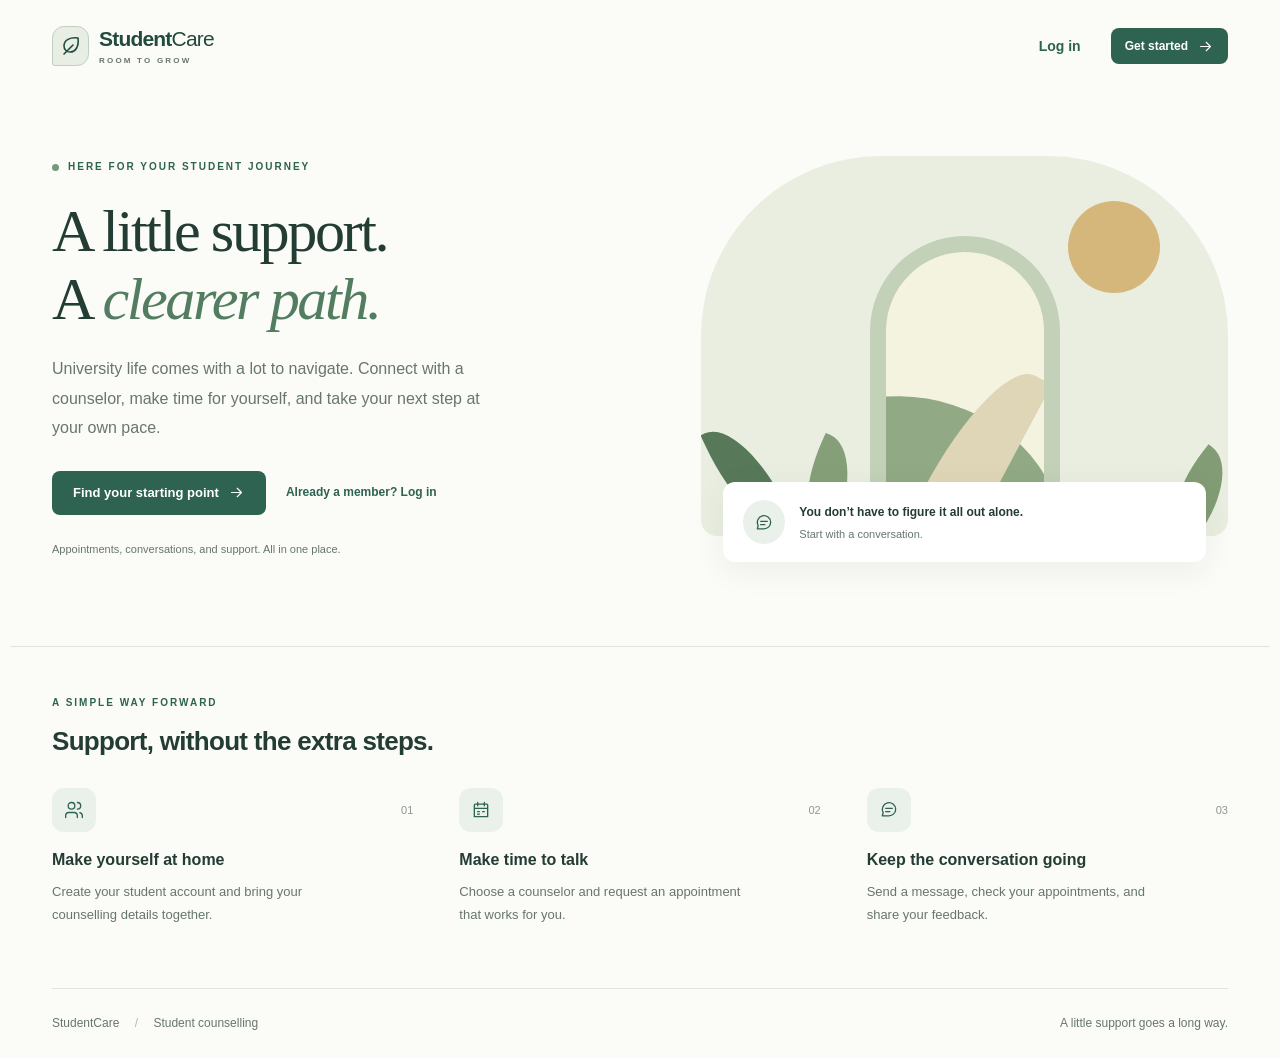
<file: index.html>
<!DOCTYPE html>
<html lang="en">
<!-- Set the page metadata and shared presentation assets. -->
<head><meta charset="UTF-8"><meta name="viewport" content="width=device-width, initial-scale=1.0"><meta name="theme-color" content="#234f42">
<title>Support for your student journey · StudentCare</title><link rel="stylesheet" href="css/style.css?v=2"><script src="js/ui.js?v=2" defer></script></head><body class="public-page"><a class="skip-link" href="#main">Skip to content</a><header class="public-header"><a class="brand" href="index.html" aria-label="StudentCare home"><span class="brand-mark"><svg viewBox="0 0 24 24" fill="none" stroke="currentColor" stroke-width="1.6" stroke-linecap="round" stroke-linejoin="round" aria-hidden="true"><path d="M19 4c-8-1-14 2-14 8a6 6 0 0 0 6 6c6 0 9-6 8-14ZM5 20l9-9"/></svg></span><span>Student<span class="brand-light">Care</span><small>ROOM TO GROW</small></span></a><nav aria-label="Main navigation"><a class="text-link" href="login.html">Log in</a><a class="btn btn-small" href="register.html">Get started <svg viewBox="0 0 24 24" fill="none" stroke="currentColor" stroke-width="1.6" stroke-linecap="round" stroke-linejoin="round" aria-hidden="true"><path d="M5 12h14m-6-6 6 6-6 6"/></svg></a></nav></header>
<main id="main"><section class="landing-hero"><div class="hero-copy"><p class="eyebrow"><span class="mini-dot"></span> HERE FOR YOUR STUDENT JOURNEY</p><h1>A little support.<br>A <em>clearer path.</em></h1><p class="hero-description">University life comes with a lot to navigate. Connect with a counselor, make time for yourself, and take your next step at your own pace.</p><div class="button-row"><a class="btn" href="register.html">Find your starting point <svg viewBox="0 0 24 24" fill="none" stroke="currentColor" stroke-width="1.6" stroke-linecap="round" stroke-linejoin="round" aria-hidden="true"><path d="M5 12h14m-6-6 6 6-6 6"/></svg></a><a class="text-link" href="login.html">Already a member? Log in</a></div><p class="hero-footnote">Appointments, conversations, and support. All in one place.</p></div><div class="hero-art"><div class="quiet-art" aria-hidden="true"><div class="art-sun"></div><div class="art-arch"><div class="art-horizon"></div><div class="art-path"></div></div><div class="art-leaf leaf-one"></div><div class="art-leaf leaf-two"></div><div class="art-leaf leaf-three"></div><div class="art-caption"><span class="mini-dot"></span> A little room to grow.</div></div><div class="art-note"><span><svg viewBox="0 0 24 24" fill="none" stroke="currentColor" stroke-width="1.6" stroke-linecap="round" stroke-linejoin="round" aria-hidden="true"><path d="M20 11a8 8 0 0 1-8 8H4l1-4a8 8 0 1 1 15-4ZM8 10h8m-8 4h5"/></svg></span><div><strong>You don’t have to figure it all out alone.</strong><p>Start with a conversation.</p></div></div></div></section>
<section class="support-section" aria-labelledby="support-title"><div class="section-intro"><p class="eyebrow">A SIMPLE WAY FORWARD</p><h2 id="support-title">Support, without the extra steps.</h2></div><div class="support-grid">
<article><span class="feature-icon"><svg viewBox="0 0 24 24" fill="none" stroke="currentColor" stroke-width="1.6" stroke-linecap="round" stroke-linejoin="round" aria-hidden="true"><path d="M16 21v-2a4 4 0 0 0-4-4H6a4 4 0 0 0-4 4v2m14-18a4 4 0 0 1 0 8m6 10v-2a4 4 0 0 0-3-3.9M13 7a4 4 0 1 1-8 0 4 4 0 0 1 8 0Z"/></svg></span><span class="step-number">01</span><h3>Make yourself at home</h3><p>Create your student account and bring your counselling details together.</p></article>
<article><span class="feature-icon"><svg viewBox="0 0 24 24" fill="none" stroke="currentColor" stroke-width="1.6" stroke-linecap="round" stroke-linejoin="round" aria-hidden="true"><path d="M5 5h14a1 1 0 0 1 1 1v14H4V6a1 1 0 0 1 1-1ZM8 3v4m8-4v4M4 10h16m-12 4h2m4 0h2m-8 3h2"/></svg></span><span class="step-number">02</span><h3>Make time to talk</h3><p>Choose a counselor and request an appointment that works for you.</p></article>
<article><span class="feature-icon"><svg viewBox="0 0 24 24" fill="none" stroke="currentColor" stroke-width="1.6" stroke-linecap="round" stroke-linejoin="round" aria-hidden="true"><path d="M20 11a8 8 0 0 1-8 8H4l1-4a8 8 0 1 1 15-4ZM8 10h8m-8 4h5"/></svg></span><span class="step-number">03</span><h3>Keep the conversation going</h3><p>Send a message, check your appointments, and share your feedback.</p></article></div></section></main><footer class="public-footer"><span>StudentCare <span class="footer-dot">/</span> Student counselling</span><span>A little support goes a long way.</span></footer></body></html>
</file>
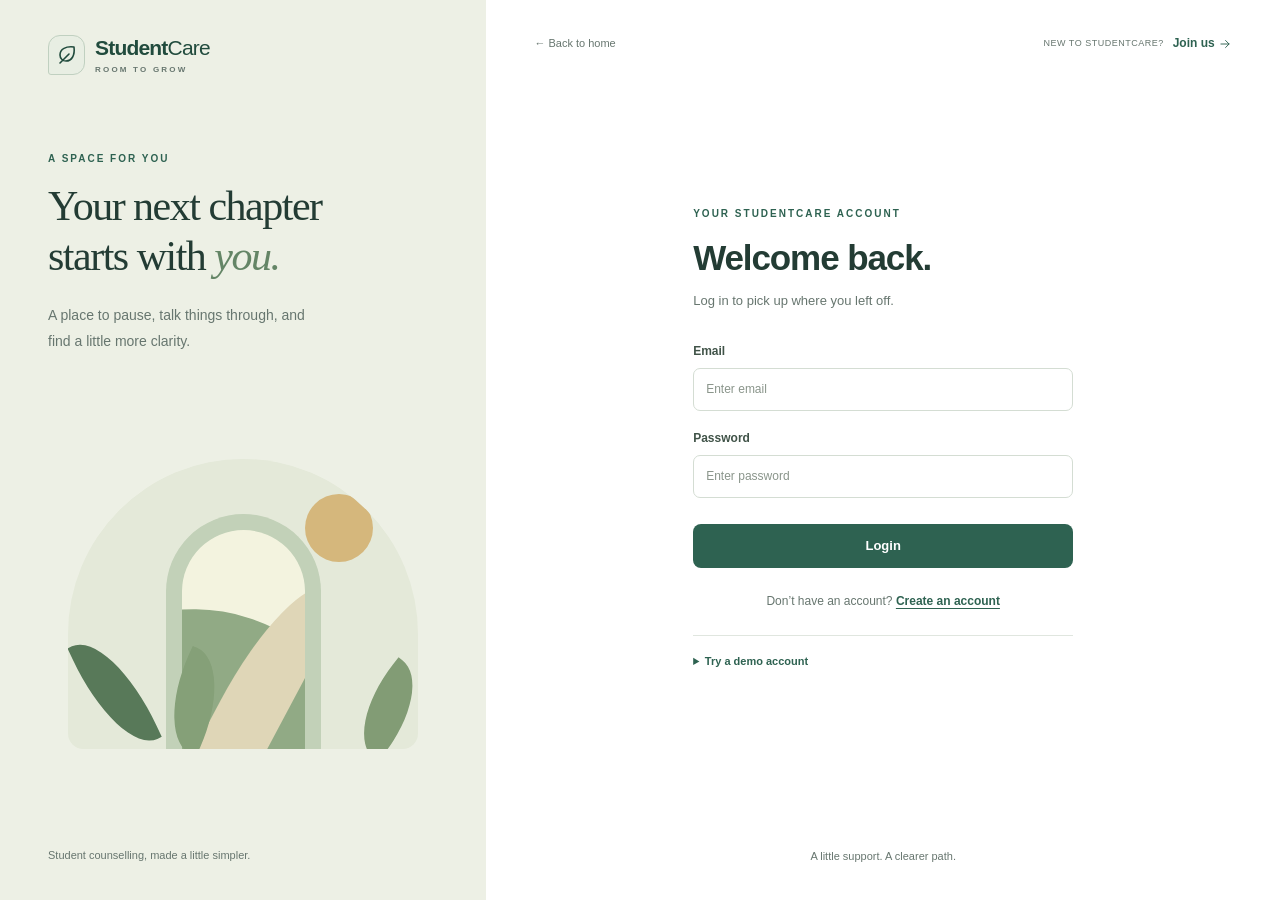
<file: admin.html>
<!DOCTYPE html>
<html lang="en">
<!-- Set the page metadata and shared presentation assets. -->
<head><meta charset="UTF-8"><meta name="viewport" content="width=device-width, initial-scale=1.0"><meta name="theme-color" content="#234f42">
<title>Admin workspace · StudentCare</title><link rel="stylesheet" href="css/style.css?v=2"><script src="js/ui.js?v=2" defer></script></head><body class="app-page admin-page"><a class="skip-link" href="#main">Skip to content</a>
    <!-- Provide consistent navigation to each working dashboard section. -->
    <aside class="sidebar"><a class="brand" href="index.html" aria-label="StudentCare home"><span class="brand-mark"><svg viewBox="0 0 24 24" fill="none" stroke="currentColor" stroke-width="1.6" stroke-linecap="round" stroke-linejoin="round" aria-hidden="true"><path d="M19 4c-8-1-14 2-14 8a6 6 0 0 0 6 6c6 0 9-6 8-14ZM5 20l9-9"/></svg></span><span>Student<span class="brand-light">Care</span><small>ROOM TO GROW</small></span></a><div class="workspace-label">Admin workspace</div><nav class="side-nav" aria-label="Admin navigation"><a href="#overview" class="is-active" aria-current="location"><svg viewBox="0 0 24 24" fill="none" stroke="currentColor" stroke-width="1.6" stroke-linecap="round" stroke-linejoin="round" aria-hidden="true"><path d="M4 4h6v6H4zM14 4h6v6h-6zM4 14h6v6H4zM14 14h6v6h-6z"/></svg><span>Overview</span></a><a href="#users" ><svg viewBox="0 0 24 24" fill="none" stroke="currentColor" stroke-width="1.6" stroke-linecap="round" stroke-linejoin="round" aria-hidden="true"><path d="M16 21v-2a4 4 0 0 0-4-4H6a4 4 0 0 0-4 4v2m14-18a4 4 0 0 1 0 8m6 10v-2a4 4 0 0 0-3-3.9M13 7a4 4 0 1 1-8 0 4 4 0 0 1 8 0Z"/></svg><span>Community</span></a><a href="#appointments" ><svg viewBox="0 0 24 24" fill="none" stroke="currentColor" stroke-width="1.6" stroke-linecap="round" stroke-linejoin="round" aria-hidden="true"><path d="M5 5h14a1 1 0 0 1 1 1v14H4V6a1 1 0 0 1 1-1ZM8 3v4m8-4v4M4 10h16m-12 4h2m4 0h2m-8 3h2"/></svg><span>Appointments</span></a><a href="#past-events" ><svg viewBox="0 0 24 24" fill="none" stroke="currentColor" stroke-width="1.6" stroke-linecap="round" stroke-linejoin="round" aria-hidden="true"><path d="m5 12 4 4L19 6"/></svg><span>Completed sessions</span></a><a href="#counselors" ><svg viewBox="0 0 24 24" fill="none" stroke="currentColor" stroke-width="1.6" stroke-linecap="round" stroke-linejoin="round" aria-hidden="true"><path d="M19 4c-8-1-14 2-14 8a6 6 0 0 0 6 6c6 0 9-6 8-14ZM5 20l9-9"/></svg><span>Counselors</span></a></nav><div class="sidebar-note"><svg viewBox="0 0 24 24" fill="none" stroke="currentColor" stroke-width="1.6" stroke-linecap="round" stroke-linejoin="round" aria-hidden="true"><path d="M19 4c-8-1-14 2-14 8a6 6 0 0 0 6 6c6 0 9-6 8-14ZM5 20l9-9"/></svg><strong>A little space.<br>A little perspective.</strong><p>Take your next step<br>at your own pace.</p></div><a class="sidebar-logout" href="php/logout.php"><svg viewBox="0 0 24 24" fill="none" stroke="currentColor" stroke-width="1.6" stroke-linecap="round" stroke-linejoin="round" aria-hidden="true"><path d="M9 4H4v16h5m5-13 5 5-5 5m-5-5h10"/></svg> Log out</a></aside>
    <div class="app-workspace"><header class="app-topbar"><span class="breadcrumb">Workspace <span>/</span> <strong>Admin</strong></span><div class="topbar-meta"><span class="today-label" data-today></span><span class="role-avatar" aria-hidden="true">A</span><span id="admin-name">Admin</span><a class="mobile-logout" href="php/logout.php" aria-label="Log out"><svg viewBox="0 0 24 24" fill="none" stroke="currentColor" stroke-width="1.6" stroke-linecap="round" stroke-linejoin="round" aria-hidden="true"><path d="M9 4H4v16h5m5-13 5 5-5 5m-5-5h10"/></svg></a></div></header>
    <main class="dashboard-content" id="main"><section class="dashboard-title" id="overview"><div><p class="eyebrow">ADMINISTRATION</p><h1>Everything in perspective.</h1><p>Manage your counselling community from one workspace.</p></div><a class="btn" href="#add-user"><svg viewBox="0 0 24 24" fill="none" stroke="currentColor" stroke-width="1.6" stroke-linecap="round" stroke-linejoin="round" aria-hidden="true"><path d="M12 5v14M5 12h14"/></svg> Add a user</a></section><section class="stats" aria-label="Workspace summary"><div class="stat-card"><div class="stat-label"><h3>Students</h3><span class="stat-icon"><svg viewBox="0 0 24 24" fill="none" stroke="currentColor" stroke-width="1.6" stroke-linecap="round" stroke-linejoin="round" aria-hidden="true"><path d="M16 21v-2a4 4 0 0 0-4-4H6a4 4 0 0 0-4 4v2m14-18a4 4 0 0 1 0 8m6 10v-2a4 4 0 0 0-3-3.9M13 7a4 4 0 1 1-8 0 4 4 0 0 1 8 0Z"/></svg></span></div><p id="total-students" class="stat-value">0</p><span class="stat-note">Registered student accounts</span></div><div class="stat-card"><div class="stat-label"><h3>Counselors</h3><span class="stat-icon"><svg viewBox="0 0 24 24" fill="none" stroke="currentColor" stroke-width="1.6" stroke-linecap="round" stroke-linejoin="round" aria-hidden="true"><path d="M19 4c-8-1-14 2-14 8a6 6 0 0 0 6 6c6 0 9-6 8-14ZM5 20l9-9"/></svg></span></div><p id="total-counselors" class="stat-value">0</p><span class="stat-note">Your support team</span></div><div class="stat-card"><div class="stat-label"><h3>Appointments</h3><span class="stat-icon"><svg viewBox="0 0 24 24" fill="none" stroke="currentColor" stroke-width="1.6" stroke-linecap="round" stroke-linejoin="round" aria-hidden="true"><path d="M5 5h14a1 1 0 0 1 1 1v14H4V6a1 1 0 0 1 1-1ZM8 3v4m8-4v4M4 10h16m-12 4h2m4 0h2m-8 3h2"/></svg></span></div><p id="total-appointments" class="stat-value">0</p><span class="stat-note">Across all sessions</span></div><div class="stat-card"><div class="stat-label"><h3>Pending</h3><span class="stat-icon"><svg viewBox="0 0 24 24" fill="none" stroke="currentColor" stroke-width="1.6" stroke-linecap="round" stroke-linejoin="round" aria-hidden="true"><path d="M12 8v5l3 2m6-3a9 9 0 1 1-18 0 9 9 0 0 1 18 0Z"/></svg></span></div><p id="pending-appointments" class="stat-value">0</p><span class="stat-note">Awaiting review</span></div></section><div class="admin-user-grid"><section class="card table-card" id="users"><div class="card-heading"><div><h2>Your community</h2><p>Manage student, counselor, and administrator accounts.</p></div></div><div class="table-container" role="region" aria-label="Your community" tabindex="0"><table>

                    <thead>

                        <tr>

                            <th scope="col">ID</th>

                            <th scope="col">Name</th>

                            <th scope="col">Email</th>

                            <th scope="col">Role</th>

                            <th scope="col">Actions</th>

                        </tr>

                    </thead>

                    <tbody id="users-body">

                        <tr>

                            <td colspan="5">
                                Loading users...
                            </td>

                        </tr>

                    </tbody>

                </table></div></section><section class="card add-user-card" id="add-user"><div class="card-heading"><div><h2 id="formTitle">Add a user</h2><p>Create an account and assign a role.</p></div></div><form id="userForm">

                <div class="form-group">

                    <label for="userName">
                        Name
                    </label>

                    <input
                        type="text"
                        id="userName"
                        required
                    >

                </div>


                <div class="form-group">

                    <label for="userEmail">
                        Email
                    </label>

                    <input
                        type="email"
                        id="userEmail"
                        required
                    >

                </div>


                <div class="form-group">

                    <label for="userPassword">
                        Password
                    </label>

                    <input
                        type="password"
                        id="userPassword"
                        required
                    >

                </div>


                <div class="form-group">

                    <label for="userRole">
                        Role
                    </label>

                    <select id="userRole" required>

                        <option value="">
                            Select Role
                        </option>

                        <option value="student">
                            Student
                        </option>

                        <option value="counselor">
                            Counselor
                        </option>

                        <option value="admin">
                            Admin
                        </option>

                    </select>

                </div>


                <!-- Student-only information -->

                <div id="studentDetails" style="display:none;">

                    <div class="form-group">

                        <label for="studentNumber">
                            Student Number
                        </label>

                        <input
                            type="text"
                            id="studentNumber"
                            placeholder="S/2026/123"
                        >

                    </div>


                    <div class="form-group">

                        <label for="course">
                            Course
                        </label>

                        <input
                            type="text"
                            id="course"
                            placeholder="Course name"
                        >

                    </div>


                    <div class="form-group">

                        <label for="year">
                            Year
                        </label>

                        <input
                            type="number"
                            id="year"
                            min="1"
                            max="6"
                        >

                    </div>


                    <div class="form-group">

                        <label for="phone">
                            Phone
                        </label>

                        <input
                            type="text"
                            id="phone"
                            placeholder="Phone number"
                        >

                    </div>

                </div>


                <button
                    type="submit"
                    class="btn"
                >
                    Add User
                </button>

            </form></section></div><section class="card table-card" id="appointments"><div class="card-heading"><div><h2>Appointment management</h2><p>Review sessions and update their status.</p></div></div><div class="table-container" role="region" aria-label="Appointment management" tabindex="0"><table>

                    <thead>

                        <tr>

                            <th scope="col">ID</th>

                            <th scope="col">Student</th>

                            <th scope="col">Registration No.</th>

                            <th scope="col">Counselor</th>

                            <th scope="col">Date</th>

                            <th scope="col">Time</th>

                            <th scope="col">Reason</th>

                            <th scope="col">Status</th>

                            <th scope="col">Action</th>

                        </tr>

                    </thead>

                    <tbody id="appointments-body">

                        <tr>

                            <td colspan="9">
                                Loading appointments...
                            </td>

                        </tr>

                    </tbody>

                </table></div></section><section class="card table-card" id="past-events"><div class="card-heading"><div><h2>Completed sessions</h2><p>A record of past counselling appointments.</p></div></div><div class="table-container" role="region" aria-label="Completed sessions" tabindex="0"><table>

                    <thead>

                        <tr>

                            <th scope="col">ID</th>

                            <th scope="col">Student</th>

                            <th scope="col">Registration No.</th>

                            <th scope="col">Counselor</th>

                            <th scope="col">Date</th>

                            <th scope="col">Time</th>

                            <th scope="col">Reason</th>

                            <th scope="col">Status</th>

                        </tr>

                    </thead>


                    <tbody id="past-events-body">

                        <tr>

                            <td colspan="8">
                                Loading past events...
                            </td>

                        </tr>

                    </tbody>

                </table></div></section><section class="card table-card" id="counselors"><div class="card-heading"><div><h2>Counselor directory</h2><p>The people supporting your students.</p></div></div><div class="table-container" role="region" aria-label="Counselor directory" tabindex="0"><table>

                    <thead>

                        <tr>

                            <th scope="col">ID</th>

                            <th scope="col">Name</th>

                            <th scope="col">Email</th>

                        </tr>

                    </thead>


                    <tbody id="counselors-body">

                        <tr>

                            <td colspan="3">
                                Loading counselors...
                            </td>

                        </tr>

                    </tbody>

                </table></div></section><footer class="app-footer"><span>StudentCare</span><span>Your space to move forward.</span></footer></main></div><script>

let currentAdminId = null;


/* ESCAPE HTML */

function escapeHtml(value) {

    if (value === null || value === undefined) {
        return "";
    }

    return String(value)
        .replace(/&/g, "&amp;")
        .replace(/</g, "&lt;")
        .replace(/>/g, "&gt;")
        .replace(/"/g, "&quot;")
        .replace(/'/g, "&#039;");
}


/* STATUS CLASS */

function getStatusClass(status) {

    status = String(status || "").toLowerCase();

    if (status === "pending") {
        return "status-pending";
    }

    if (status === "approved") {
        return "status-approved";
    }

    if (status === "rejected") {
        return "status-rejected";
    }

    if (status === "cancelled") return "status-cancelled";

    if (status === "completed") {
        return "status-completed";
    }

    return "";
}


/* CHECK ADMIN */

async function checkAdmin() {

    try {

        const response = await fetch(
            "php/admin_action.php?action=check"
        );

        const data = await response.json();

        if (!data.success) {

            window.location.href = "login.html";

            return false;
        }


        const admin = data.data || data;


        if (admin.role !== "admin") {

            alert("Access denied. Admin account required.");

            window.location.href = "login.html";

            return false;
        }


        currentAdminId = admin.user_id || null;


        if (admin.name) {

            document.getElementById("admin-name").textContent =
                admin.name;

        }


        return true;

    } catch (error) {

        console.error(error);

        alert("Unable to verify admin session.");

        window.location.href = "login.html";

        return false;
    }
}



/* LOAD DASHBOARD */

async function loadDashboard() {

    try {

        const response = await fetch(
            "php/admin_action.php?action=dashboard"
        );

        const data = await response.json();


        if (!data.success) {

            console.error(data.message);

            return;
        }


        const dashboard = data.data || data;


        document.getElementById("total-students").textContent =
            dashboard.total_students || 0;


        document.getElementById("total-counselors").textContent =
            dashboard.total_counselors || 0;


        document.getElementById("total-appointments").textContent =
            dashboard.total_appointments || 0;


        document.getElementById("pending-appointments").textContent =
            dashboard.pending_appointments || 0;


    } catch (error) {

        console.error(
            "Dashboard error:",
            error
        );

    }

}



/* LOAD USERS */

async function loadUsers() {

    const tbody =
        document.getElementById("users-body");


    try {

        const response = await fetch(
            "php/admin_action.php?action=users"
        );

        const data = await response.json();


        if (!data.success) {

            tbody.innerHTML = `
                <tr>
                    <td colspan="5">
                        ${escapeHtml(data.message)}
                    </td>
                </tr>
            `;

            return;
        }


        const result = data.data || data;

        const users = result.users || [];


        if (users.length === 0) {

            tbody.innerHTML = `
                <tr>
                    <td colspan="5">
                        No users found.
                    </td>
                </tr>
            `;

            return;
        }


        tbody.innerHTML = users.map(user => {

            return `

                <tr>

                    <td>
                        ${escapeHtml(user.user_id)}
                    </td>

                    <td>
                        ${escapeHtml(user.name)}
                    </td>

                    <td>
                        ${escapeHtml(user.email)}
                    </td>

                    <td>
                        ${escapeHtml(user.role)}
                    </td>

                    <td>

                        <button
                            class="btn btn-small"
                            onclick="changePassword(${user.user_id})"
                        >
                            Change Password
                        </button>

                        <button
                            class="btn btn-danger btn-small"
                            onclick="deleteUser(${user.user_id})"
                        >
                            Delete
                        </button>

                    </td>

                </tr>

            `;

        }).join("");


    } catch (error) {

        console.error(error);

        tbody.innerHTML = `
            <tr>
                <td colspan="5">
                    Unable to load users.
                </td>
            </tr>
        `;
    }

}



/* CHANGE PASSWORD */

async function changePassword(userId) {

    const newPassword =
        prompt("Enter the new password:");

    if (!newPassword) {
        return;
    }


    if (newPassword.length < 4) {

        alert(
            "Password must contain at least 4 characters."
        );

        return;
    }


    try {

        const response = await fetch(
            "php/admin_action.php?action=change_password",
            {
                method: "POST",

                headers: {
                    "Content-Type":
                        "application/x-www-form-urlencoded"
                },

                body:
                    "user_id=" +
                    encodeURIComponent(userId) +
                    "&new_password=" +
                    encodeURIComponent(newPassword)
            }
        );


        const data = await response.json();


        if (data.success) {

            alert(
                "Password changed successfully."
            );

        } else {

            alert(
                data.message || "Unable to change password."
            );

        }

    } catch (error) {

        console.error(error);

        alert(
            "An error occurred while changing the password."
        );
    }

}



/* DELETE USER */

async function deleteUser(userId) {

    if (Number(userId) === Number(currentAdminId)) {

        alert(
            "You cannot delete your own admin account."
        );

        return;
    }


    const confirmed =
        confirm(
            "Are you sure you want to delete this user?"
        );


    if (!confirmed) {
        return;
    }


    try {

        const response = await fetch(
            "php/admin_action.php?action=delete_user",
            {
                method: "POST",

                headers: {
                    "Content-Type":
                        "application/x-www-form-urlencoded"
                },

                body:
                    "user_id=" +
                    encodeURIComponent(userId)
            }
        );


        const data = await response.json();


        if (data.success) {

            alert("User deleted successfully.");

            loadUsers();
            loadDashboard();

        } else {

            alert(
                data.message || "Unable to delete user."
            );

        }

    } catch (error) {

        console.error(error);

        alert(
            "An error occurred while deleting the user."
        );
    }

}



/* SHOW / HIDE STUDENT DETAILS */

document
    .getElementById("userRole")
    .addEventListener("change", function () {

        const studentDetails =
            document.getElementById("studentDetails");


        if (this.value === "student") {

            studentDetails.style.display = "block";

        } else {

            studentDetails.style.display = "none";

        }

    });



/* ADD USER */

document
    .getElementById("userForm")
    .addEventListener("submit", async function (event) {

        event.preventDefault();


        const name =
            document.getElementById("userName").value.trim();


        const email =
            document.getElementById("userEmail").value.trim();


        const password =
            document.getElementById("userPassword").value;


        const role =
            document.getElementById("userRole").value;


        const studentNumber =
            document.getElementById("studentNumber").value.trim();


        const course =
            document.getElementById("course").value.trim();


        const year =
            document.getElementById("year").value;


        const phone =
            document.getElementById("phone").value.trim();


        if (!name || !email || !password || !role) {

            alert(
                "Please fill in all required fields."
            );

            return;
        }


        try {

            const body = new URLSearchParams();

            body.append("name", name);
            body.append("email", email);
            body.append("password", password);
            body.append("role", role);

            if (role === "student") {

                body.append(
                    "student_number",
                    studentNumber
                );

                body.append(
                    "course",
                    course
                );

                body.append(
                    "year",
                    year
                );

                body.append(
                    "phone",
                    phone
                );
            }


            const response = await fetch(
                "php/admin_action.php?action=add_user",
                {
                    method: "POST",

                    headers: {
                        "Content-Type":
                            "application/x-www-form-urlencoded"
                    },

                    body: body.toString()
                }
            );


            const data = await response.json();


            if (data.success) {

                alert(
                    "User added successfully."
                );


                document
                    .getElementById("userForm")
                    .reset();


                document
                    .getElementById("studentDetails")
                    .style.display = "none";


                loadUsers();
                loadDashboard();

            } else {

                alert(
                    data.message || "Unable to add user."
                );

            }


        } catch (error) {

            console.error(error);

            alert(
                "An error occurred while adding the user."
            );
        }

    });



/* LOAD APPOINTMENTS */

async function loadAppointments() {

    const tbody =
        document.getElementById("appointments-body");


    try {

        const response = await fetch(
            "php/admin_action.php?action=appointments"
        );


        const data = await response.json();


        if (!data.success) {

            tbody.innerHTML = `
                <tr>
                    <td colspan="9">
                        ${escapeHtml(data.message)}
                    </td>
                </tr>
            `;

            return;
        }


        const result = data.data || data;

        const appointments =
            result.appointments || [];


        if (appointments.length === 0) {

            tbody.innerHTML = `
                <tr>
                    <td colspan="9">
                        No appointments found.
                    </td>
                </tr>
            `;

            renderPastEvents([]);

            return;
        }


        tbody.innerHTML =
            appointments.map(appointment => {

                const status =
                    appointment.status || "";


                return `

                    <tr>

                        <td>
                            ${escapeHtml(
                                appointment.appointment_id
                            )}
                        </td>

                        <td>
                            ${escapeHtml(
                                appointment.student_name
                            )}
                        </td>

                        <td>
                            ${escapeHtml(
                                appointment.student_number
                            )}
                        </td>

                        <td>
                            ${escapeHtml(
                                appointment.counselor_name
                            )}
                        </td>

                        <td>
                            ${escapeHtml(
                                appointment.date ||
                                appointment.appointment_date
                            )}
                        </td>

                        <td>
                            ${escapeHtml(
                                appointment.time ||
                                appointment.appointment_time
                            )}
                        </td>

                        <td>
                            ${escapeHtml(
                                appointment.reason
                            )}
                        </td>

                        <td>

                            <span class="${getStatusClass(status)}">

                                ${escapeHtml(status)}

                            </span>

                        </td>

                        <td>

                            <select
                                onchange="
                                    updateAppointmentStatus(
                                        ${appointment.appointment_id},
                                        this.value
                                    )
                                "
                            >

                                <option value="Pending"
                                    ${status === "Pending" ? "selected" : ""}>
                                    Pending
                                </option>

                                <option value="Approved"
                                    ${status === "Approved" ? "selected" : ""}>
                                    Approved
                                </option>

                                <option value="Rejected"
                                    ${status === "Rejected" ? "selected" : ""}>
                                    Rejected
                                </option>

                                <option value="Cancelled"
                                    ${status === "Cancelled" ? "selected" : ""}>
                                    Cancelled
                                </option>
                                <option value="Completed"
                                    ${status === "Completed" ? "selected" : ""}>
                                    Completed
                                </option>

                            </select>

                        </td>

                    </tr>

                `;

            }).join("");


        /* Show completed appointments in the Past Events section. */

        renderPastEvents(appointments);


    } catch (error) {

        console.error(error);

        tbody.innerHTML = `
            <tr>
                <td colspan="9">
                    Unable to load appointments.
                </td>
            </tr>
        `;

    }

}



/* PAST EVENTS */

function renderPastEvents(appointments) {

    const tbody =
        document.getElementById("past-events-body");


    /* Only completed appointments are considered past counselling events. */

    const pastEvents =
        appointments.filter(
            appointment =>
                String(
                    appointment.status || ""
                ).toLowerCase() === "completed"
        );


    if (pastEvents.length === 0) {

        tbody.innerHTML = `
            <tr>
                <td colspan="8">
                    No past events found.
                </td>
            </tr>
        `;

        return;
    }


    tbody.innerHTML =
        pastEvents.map(appointment => {

            const date =
                appointment.date ||
                appointment.appointment_date ||
                "";


            const time =
                appointment.time ||
                appointment.appointment_time ||
                "";


            return `

                <tr>

                    <td>
                        ${escapeHtml(
                            appointment.appointment_id
                        )}
                    </td>

                    <td>
                        ${escapeHtml(
                            appointment.student_name
                        )}
                    </td>

                    <td>
                        ${escapeHtml(
                            appointment.student_number
                        )}
                    </td>

                    <td>
                        ${escapeHtml(
                            appointment.counselor_name
                        )}
                    </td>

                    <td>
                        ${escapeHtml(date)}
                    </td>

                    <td>
                        ${escapeHtml(time)}
                    </td>

                    <td>
                        ${escapeHtml(
                            appointment.reason
                        )}
                    </td>

                    <td>

                        <span class="status-completed">
                            Completed
                        </span>

                    </td>

                </tr>

            `;

        }).join("");

}



/* UPDATE APPOINTMENT STATUS */

async function updateAppointmentStatus(
    appointmentId,
    status
) {

    try {

        const response = await fetch(
            "php/admin_action.php?action=update_appointment",
            {
                method: "POST",

                headers: {
                    "Content-Type":
                        "application/x-www-form-urlencoded"
                },

                body:
                    "appointment_id=" +
                    encodeURIComponent(appointmentId) +

                    "&status=" +
                    encodeURIComponent(status)
            }
        );


        const data = await response.json();


        if (data.success) {

            loadAppointments();
            loadDashboard();

        } else {

            alert(
                data.message ||
                "Unable to update appointment."
            );

        }

    } catch (error) {

        console.error(error);

        alert(
            "An error occurred while updating the appointment."
        );

    }

}



/* LOAD COUNSELORS */

async function loadCounselors() {

    const tbody =
        document.getElementById("counselors-body");


    try {

        const response = await fetch(
            "php/admin_action.php?action=counselors"
        );


        const data = await response.json();


        if (!data.success) {

            tbody.innerHTML = `
                <tr>
                    <td colspan="3">
                        ${escapeHtml(data.message)}
                    </td>
                </tr>
            `;

            return;
        }


        const result = data.data || data;

        const counselors =
            result.counselors || [];


        if (counselors.length === 0) {

            tbody.innerHTML = `
                <tr>
                    <td colspan="3">
                        No counselors found.
                    </td>
                </tr>
            `;

            return;
        }


        tbody.innerHTML =
            counselors.map(counselor => {

                return `

                    <tr>

                        <td>
                            ${escapeHtml(
                                counselor.user_id
                            )}
                        </td>

                        <td>
                            ${escapeHtml(
                                counselor.name
                            )}
                        </td>

                        <td>
                            ${escapeHtml(
                                counselor.email
                            )}
                        </td>

                    </tr>

                `;

            }).join("");


    } catch (error) {

        console.error(error);

        tbody.innerHTML = `
            <tr>
                <td colspan="3">
                    Unable to load counselors.
                </td>
            </tr>
        `;

    }

}



/* INITIALIZE ADMIN DASHBOARD */

document.addEventListener(
    "DOMContentLoaded",
    async function () {

        const isAdmin =
            await checkAdmin();


        if (!isAdmin) {
            return;
        }


        await loadDashboard();

        await loadUsers();

        await loadAppointments();

        await loadCounselors();

    }
);

</script></body></html>
</file>
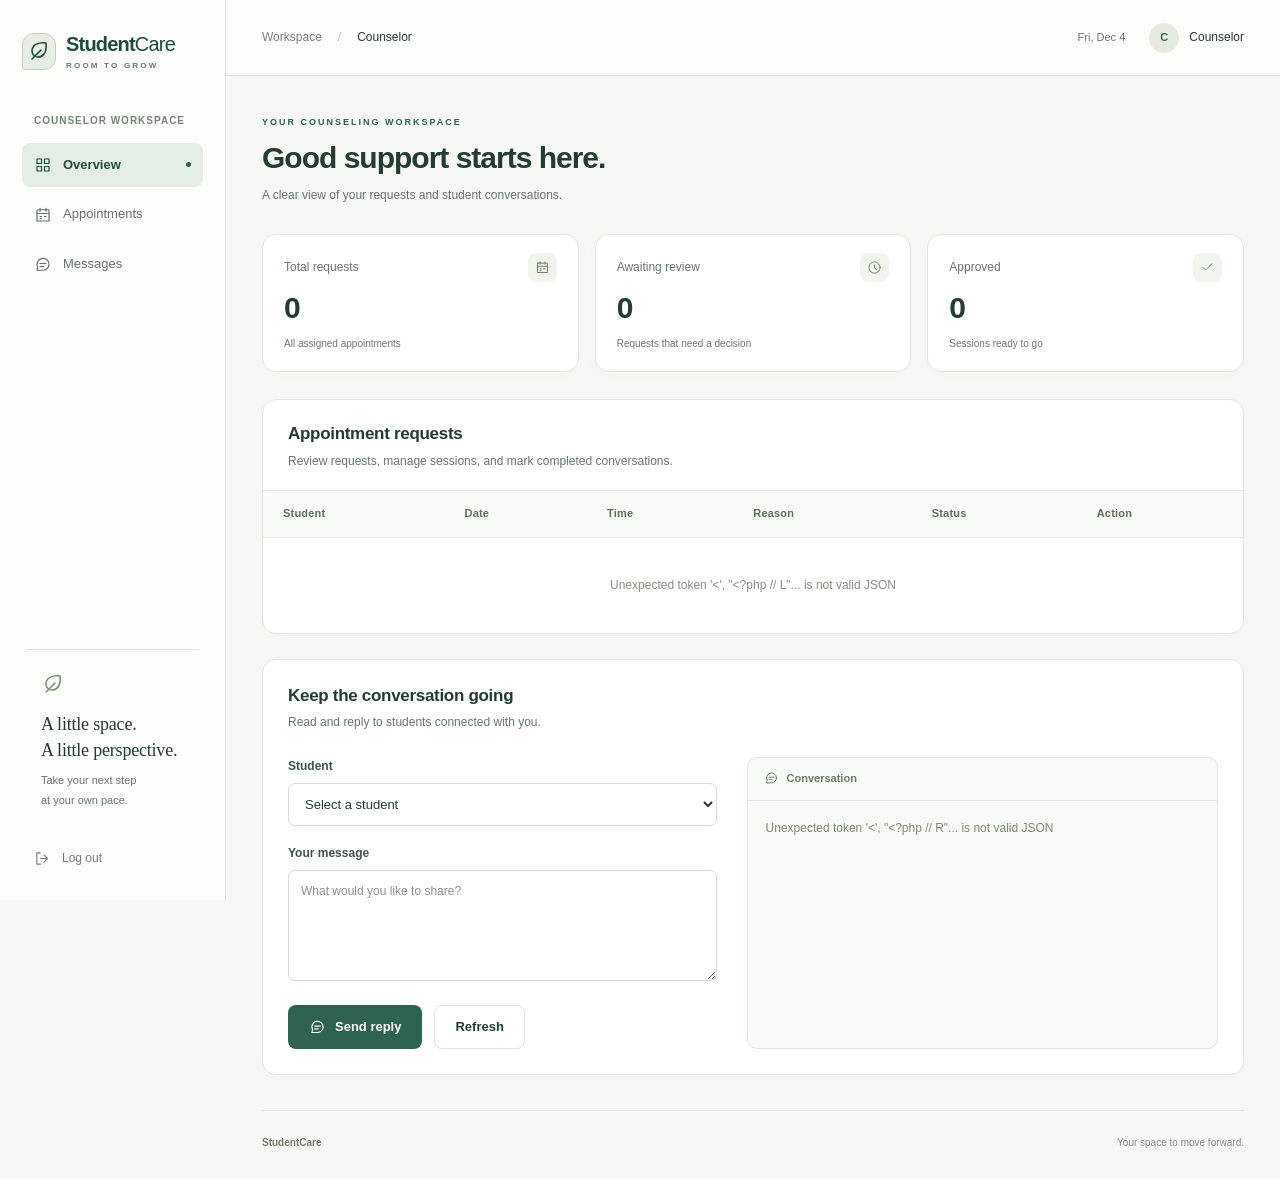
<file: counselor.html>
<!DOCTYPE html>
<html lang="en">
<!-- Set the page metadata and shared presentation assets. -->
<head><meta charset="UTF-8"><meta name="viewport" content="width=device-width, initial-scale=1.0"><meta name="theme-color" content="#234f42">
<title>Counselor workspace · StudentCare</title><link rel="stylesheet" href="css/style.css?v=2"><script src="js/ui.js?v=2" defer></script><script src="js/script.js" defer></script></head><body class="app-page counselor-page"><a class="skip-link" href="#main">Skip to content</a>
    <!-- Provide consistent navigation to each working dashboard section. -->
    <aside class="sidebar"><a class="brand" href="index.html" aria-label="StudentCare home"><span class="brand-mark"><svg viewBox="0 0 24 24" fill="none" stroke="currentColor" stroke-width="1.6" stroke-linecap="round" stroke-linejoin="round" aria-hidden="true"><path d="M19 4c-8-1-14 2-14 8a6 6 0 0 0 6 6c6 0 9-6 8-14ZM5 20l9-9"/></svg></span><span>Student<span class="brand-light">Care</span><small>ROOM TO GROW</small></span></a><div class="workspace-label">Counselor workspace</div><nav class="side-nav" aria-label="Counselor navigation"><a href="#overview" class="is-active" aria-current="location"><svg viewBox="0 0 24 24" fill="none" stroke="currentColor" stroke-width="1.6" stroke-linecap="round" stroke-linejoin="round" aria-hidden="true"><path d="M4 4h6v6H4zM14 4h6v6h-6zM4 14h6v6H4zM14 14h6v6h-6z"/></svg><span>Overview</span></a><a href="#appointments" ><svg viewBox="0 0 24 24" fill="none" stroke="currentColor" stroke-width="1.6" stroke-linecap="round" stroke-linejoin="round" aria-hidden="true"><path d="M5 5h14a1 1 0 0 1 1 1v14H4V6a1 1 0 0 1 1-1ZM8 3v4m8-4v4M4 10h16m-12 4h2m4 0h2m-8 3h2"/></svg><span>Appointments</span></a><a href="#messages" ><svg viewBox="0 0 24 24" fill="none" stroke="currentColor" stroke-width="1.6" stroke-linecap="round" stroke-linejoin="round" aria-hidden="true"><path d="M20 11a8 8 0 0 1-8 8H4l1-4a8 8 0 1 1 15-4ZM8 10h8m-8 4h5"/></svg><span>Messages</span></a></nav><div class="sidebar-note"><svg viewBox="0 0 24 24" fill="none" stroke="currentColor" stroke-width="1.6" stroke-linecap="round" stroke-linejoin="round" aria-hidden="true"><path d="M19 4c-8-1-14 2-14 8a6 6 0 0 0 6 6c6 0 9-6 8-14ZM5 20l9-9"/></svg><strong>A little space.<br>A little perspective.</strong><p>Take your next step<br>at your own pace.</p></div><a class="sidebar-logout" href="php/logout.php"><svg viewBox="0 0 24 24" fill="none" stroke="currentColor" stroke-width="1.6" stroke-linecap="round" stroke-linejoin="round" aria-hidden="true"><path d="M9 4H4v16h5m5-13 5 5-5 5m-5-5h10"/></svg> Log out</a></aside>
    <div class="app-workspace"><header class="app-topbar"><span class="breadcrumb">Workspace <span>/</span> <strong>Counselor</strong></span><div class="topbar-meta"><span class="today-label" data-today></span><span class="role-avatar" aria-hidden="true">C</span><span >Counselor</span><a class="mobile-logout" href="php/logout.php" aria-label="Log out"><svg viewBox="0 0 24 24" fill="none" stroke="currentColor" stroke-width="1.6" stroke-linecap="round" stroke-linejoin="round" aria-hidden="true"><path d="M9 4H4v16h5m5-13 5 5-5 5m-5-5h10"/></svg></a></div></header>
    <main class="dashboard-content" id="main"><section class="dashboard-title" id="overview"><div><p class="eyebrow">YOUR COUNSELING WORKSPACE</p><h1>Good support starts here.</h1><p>A clear view of your requests and student conversations.</p></div></section><section class="stats" aria-label="Workspace summary"><div class="stat-card"><div class="stat-label"><h3>Total requests</h3><span class="stat-icon"><svg viewBox="0 0 24 24" fill="none" stroke="currentColor" stroke-width="1.6" stroke-linecap="round" stroke-linejoin="round" aria-hidden="true"><path d="M5 5h14a1 1 0 0 1 1 1v14H4V6a1 1 0 0 1 1-1ZM8 3v4m8-4v4M4 10h16m-12 4h2m4 0h2m-8 3h2"/></svg></span></div><p id="request-count" class="stat-value">0</p><span class="stat-note">All assigned appointments</span></div><div class="stat-card"><div class="stat-label"><h3>Awaiting review</h3><span class="stat-icon"><svg viewBox="0 0 24 24" fill="none" stroke="currentColor" stroke-width="1.6" stroke-linecap="round" stroke-linejoin="round" aria-hidden="true"><path d="M12 8v5l3 2m6-3a9 9 0 1 1-18 0 9 9 0 0 1 18 0Z"/></svg></span></div><p id="pending-count" class="stat-value">0</p><span class="stat-note">Requests that need a decision</span></div><div class="stat-card"><div class="stat-label"><h3>Approved</h3><span class="stat-icon"><svg viewBox="0 0 24 24" fill="none" stroke="currentColor" stroke-width="1.6" stroke-linecap="round" stroke-linejoin="round" aria-hidden="true"><path d="m5 12 4 4L19 6"/></svg></span></div><p id="approved-count" class="stat-value">0</p><span class="stat-note">Sessions ready to go</span></div></section><section class="card table-card" id="appointments"><div class="card-heading"><div><h2>Appointment requests</h2><p>Review requests, manage sessions, and mark completed conversations.</p></div></div><div class="table-container" role="region" aria-label="Appointment requests" tabindex="0"><table>

                        <thead>

                            <tr>

                                <th scope="col">
                                    Student
                                </th>

                                <th scope="col">
                                    Date
                                </th>

                                <th scope="col">
                                    Time
                                </th>

                                <th scope="col">
                                    Reason
                                </th>

                                <th scope="col">
                                    Status
                                </th>

                                <th scope="col">
                                    Action
                                </th>

                            </tr>

                        </thead>


                        <tbody id="counselor-appointment-body">

                            <tr>

                                <td colspan="6">
                                    Loading requests...
                                </td>

                            </tr>

                        </tbody>

                    </table></div></section><section class="card " id="messages"><div class="card-heading"><div><h2>Keep the conversation going</h2><p>Read and reply to students connected with you.</p></div></div><div class="message-layout"><div class="message-compose"><div class="form-group"><label for="message-counselor">Student</label><select id="message-counselor"><option value="">Select a student</option></select></div><div class="form-group"><label for="message-text">Your message</label><textarea id="message-text" rows="4" maxlength="10000" placeholder="What would you like to share?"></textarea></div><div class="button-row"><button class="btn" type="button" onclick="sendMessage()"><svg viewBox="0 0 24 24" fill="none" stroke="currentColor" stroke-width="1.6" stroke-linecap="round" stroke-linejoin="round" aria-hidden="true"><path d="M20 11a8 8 0 0 1-8 8H4l1-4a8 8 0 1 1 15-4ZM8 10h8m-8 4h5"/></svg> Send reply</button><button id="refresh-messages" class="btn btn-outline" type="button">Refresh</button></div></div><div class="conversation"><div class="conversation-heading"><svg viewBox="0 0 24 24" fill="none" stroke="currentColor" stroke-width="1.6" stroke-linecap="round" stroke-linejoin="round" aria-hidden="true"><path d="M20 11a8 8 0 0 1-8 8H4l1-4a8 8 0 1 1 15-4ZM8 10h8m-8 4h5"/></svg> Conversation</div><div id="message-list" class="message-list" aria-live="polite"><p>Select a student to view your conversation.</p></div></div></div></section><footer class="app-footer"><span>StudentCare</span><span>Your space to move forward.</span></footer></main></div></body></html>
</file>
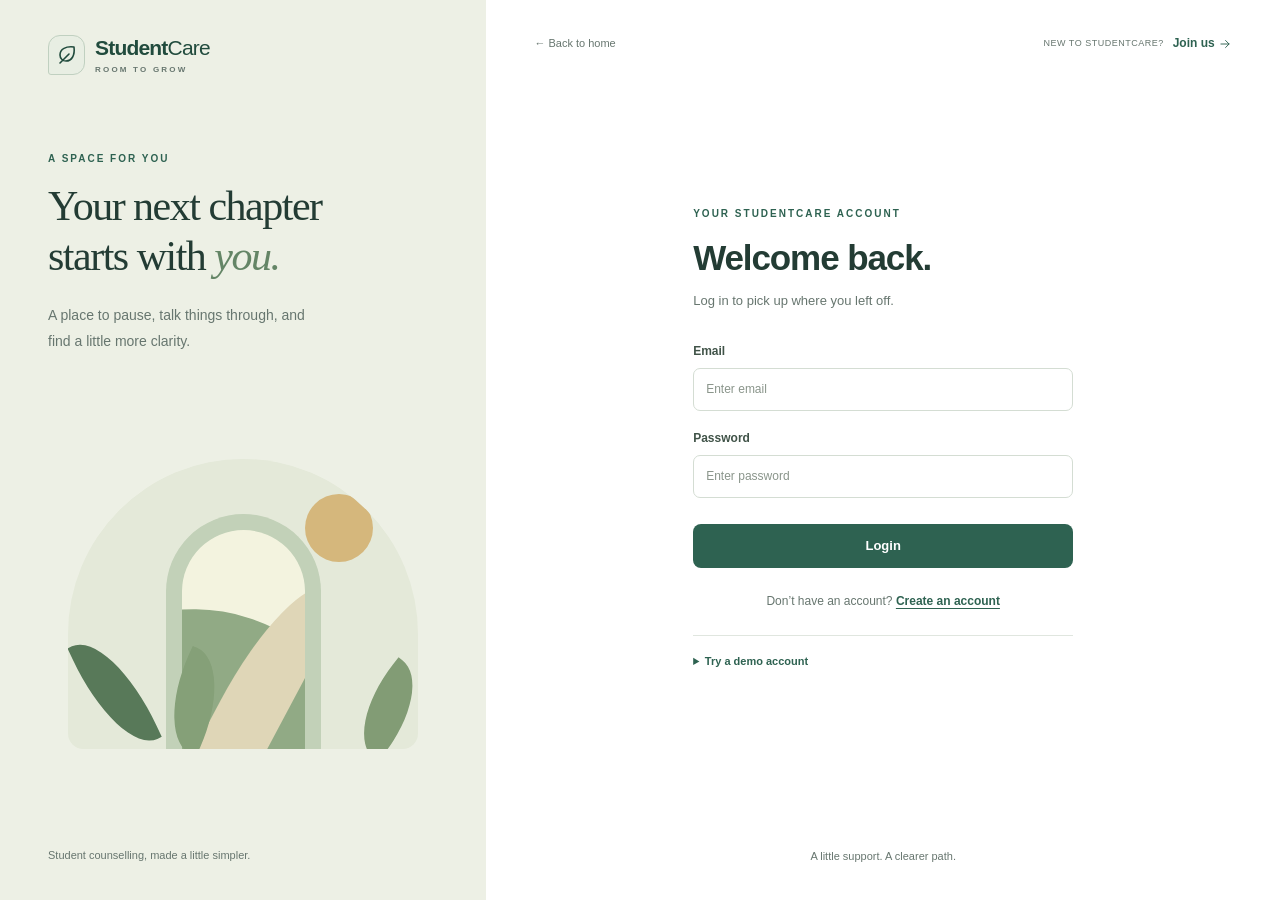
<file: login.html>
<!DOCTYPE html>
<html lang="en">
<!-- Set the page metadata and shared presentation assets. -->
<head><meta charset="UTF-8"><meta name="viewport" content="width=device-width, initial-scale=1.0"><meta name="theme-color" content="#234f42">
<title>Welcome back · StudentCare</title><link rel="stylesheet" href="css/style.css?v=2"><script src="js/ui.js?v=2" defer></script><script src="js/script.js" defer></script></head><body class="auth-page"><a class="skip-link" href="#main">Skip to content</a>
    <aside class="auth-story"><a class="brand" href="index.html" aria-label="StudentCare home"><span class="brand-mark"><svg viewBox="0 0 24 24" fill="none" stroke="currentColor" stroke-width="1.6" stroke-linecap="round" stroke-linejoin="round" aria-hidden="true"><path d="M19 4c-8-1-14 2-14 8a6 6 0 0 0 6 6c6 0 9-6 8-14ZM5 20l9-9"/></svg></span><span>Student<span class="brand-light">Care</span><small>ROOM TO GROW</small></span></a><div class="auth-story-copy"><p class="eyebrow">A SPACE FOR YOU</p><h2>Your next chapter<br>starts with <em>you.</em></h2><p>A place to pause, talk things through, and find a little more clarity.</p></div><div class="quiet-art" aria-hidden="true"><div class="art-sun"></div><div class="art-arch"><div class="art-horizon"></div><div class="art-path"></div></div><div class="art-leaf leaf-one"></div><div class="art-leaf leaf-two"></div><div class="art-leaf leaf-three"></div><div class="art-caption"><span class="mini-dot"></span> A little room to grow.</div></div><p class="story-footer">Student counselling, made a little simpler.</p></aside>
    <main id="main" class="auth-main"><div class="auth-topline"><a class="back-link" href="index.html">← Back to home</a><span>NEW TO STUDENTCARE? <a href="register.html">Join us <svg viewBox="0 0 24 24" fill="none" stroke="currentColor" stroke-width="1.6" stroke-linecap="round" stroke-linejoin="round" aria-hidden="true"><path d="M5 12h14m-6-6 6 6-6 6"/></svg></a></span></div>
    <section class="auth-card "><p class="eyebrow">YOUR STUDENTCARE ACCOUNT</p><h1>Welcome back.</h1><p class="subtitle">Log in to pick up where you left off.</p>
    <!-- Keep the existing account fields and submit them to the PHP handler. -->
    <form action="php/login.php" method="POST">
            <div class="form-group">
                <label for="email">
                    Email
                </label>
                <input
                    type="email"
                    id="email" autocomplete="email"
                    name="email"
                    placeholder="Enter email"
                    required
                >
            </div>
            <div class="form-group">
                <label for="password">
                    Password
                </label>
                <input
                    type="password"
                    id="password" autocomplete="current-password"
                    name="password"
                    placeholder="Enter password"
                    required
                >
            </div>
            <!-- System message is shown above the button. -->
            <div id="login-error" class="alert"></div>
            <button class="btn" type="submit">
                Login
            </button>
        </form><p class="auth-link">Don’t have an account? <a href="register.html">Create an account</a></p><details class="demo-accounts"><summary>Try a demo account</summary><div class="demo-account"><strong>Student</strong><span>user@gmail.com</span><code>user</code></div><div class="demo-account"><strong>Counselor</strong><span>sarah@gmail.com</span><code>sarah</code></div><div class="demo-account"><strong>Admin</strong><span>admin@gmail.com</span><code>admin</code></div><p>Email address and password are shown for each demo account.</p></details></section><p class="auth-bottom">A little support. A clearer path.</p></main></body></html>
</file>
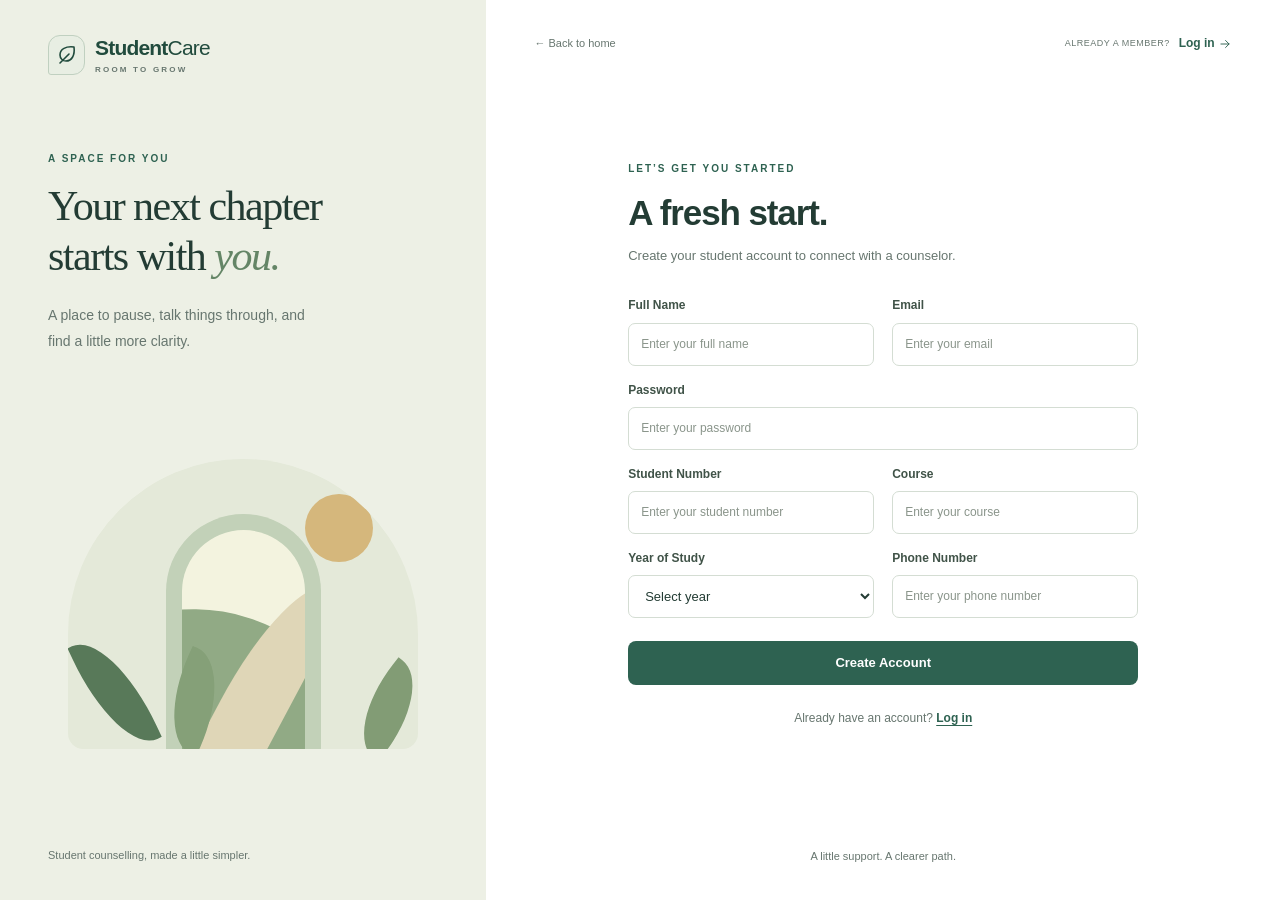
<file: register.html>
<!DOCTYPE html>
<html lang="en">
<!-- Set the page metadata and shared presentation assets. -->
<head><meta charset="UTF-8"><meta name="viewport" content="width=device-width, initial-scale=1.0"><meta name="theme-color" content="#234f42">
<title>Create your account · StudentCare</title><link rel="stylesheet" href="css/style.css?v=2"><script src="js/ui.js?v=2" defer></script></head><body class="auth-page"><a class="skip-link" href="#main">Skip to content</a>
    <aside class="auth-story"><a class="brand" href="index.html" aria-label="StudentCare home"><span class="brand-mark"><svg viewBox="0 0 24 24" fill="none" stroke="currentColor" stroke-width="1.6" stroke-linecap="round" stroke-linejoin="round" aria-hidden="true"><path d="M19 4c-8-1-14 2-14 8a6 6 0 0 0 6 6c6 0 9-6 8-14ZM5 20l9-9"/></svg></span><span>Student<span class="brand-light">Care</span><small>ROOM TO GROW</small></span></a><div class="auth-story-copy"><p class="eyebrow">A SPACE FOR YOU</p><h2>Your next chapter<br>starts with <em>you.</em></h2><p>A place to pause, talk things through, and find a little more clarity.</p></div><div class="quiet-art" aria-hidden="true"><div class="art-sun"></div><div class="art-arch"><div class="art-horizon"></div><div class="art-path"></div></div><div class="art-leaf leaf-one"></div><div class="art-leaf leaf-two"></div><div class="art-leaf leaf-three"></div><div class="art-caption"><span class="mini-dot"></span> A little room to grow.</div></div><p class="story-footer">Student counselling, made a little simpler.</p></aside>
    <main id="main" class="auth-main"><div class="auth-topline"><a class="back-link" href="index.html">← Back to home</a><span>ALREADY A MEMBER? <a href="login.html">Log in <svg viewBox="0 0 24 24" fill="none" stroke="currentColor" stroke-width="1.6" stroke-linecap="round" stroke-linejoin="round" aria-hidden="true"><path d="M5 12h14m-6-6 6 6-6 6"/></svg></a></span></div>
    <section class="auth-card registration-card"><p class="eyebrow">LET’S GET YOU STARTED</p><h1>A fresh start.</h1><p class="subtitle">Create your student account to connect with a counselor.</p>
    <!-- Keep the existing account fields and submit them to the PHP handler. -->
    <form action="php/register.php" method="POST">
                <div class="form-group">
                    <label for="name">Full Name</label>
                    <input
                        type="text"
                        id="name" autocomplete="name"
                        name="name"
                        placeholder="Enter your full name"
                        required
                    >
                </div>
                <div class="form-group">
                    <label for="email">Email</label>
                    <input
                        type="email"
                        id="email" autocomplete="email"
                        name="email"
                        placeholder="Enter your email"
                        required
                    >
                </div>
                <div class="form-group">
                    <label for="password">Password</label>
                    <input
                        type="password"
                        id="password" autocomplete="new-password"
                        name="password"
                        placeholder="Enter your password"
                        required
                    >
                </div>
                <div class="form-group">
                    <label for="student_number">Student Number</label>
                    <input
                        type="text"
                        id="student_number"
                        name="student_number"
                        placeholder="Enter your student number"
                        required
                    >
                </div>
                <div class="form-group">
                    <label for="course">Course</label>
                    <input
                        type="text"
                        id="course"
                        name="course"
                        placeholder="Enter your course"
                        required
                    >
                </div>
                <div class="form-group">
                    <label for="year">Year of Study</label>
                    <select id="year" name="year" required>
                        <option value="">Select year</option>
                        <option value="1">Year 1</option>
                        <option value="2">Year 2</option>
                        <option value="3">Year 3</option>
                        <option value="4">Year 4</option>
                    </select>
                </div>
                <div class="form-group">
                    <label for="phone">Phone Number</label>
                    <input
                        type="text"
                        id="phone" autocomplete="tel" inputmode="tel"
                        name="phone"
                        placeholder="Enter your phone number"
                        required
                    >
                </div>
                <button type="submit" class="btn">
                    Create Account
                </button>
            </form><p class="auth-link">Already have an account? <a href="login.html">Log in</a></p></section><p class="auth-bottom">A little support. A clearer path.</p></main></body></html>
</file>
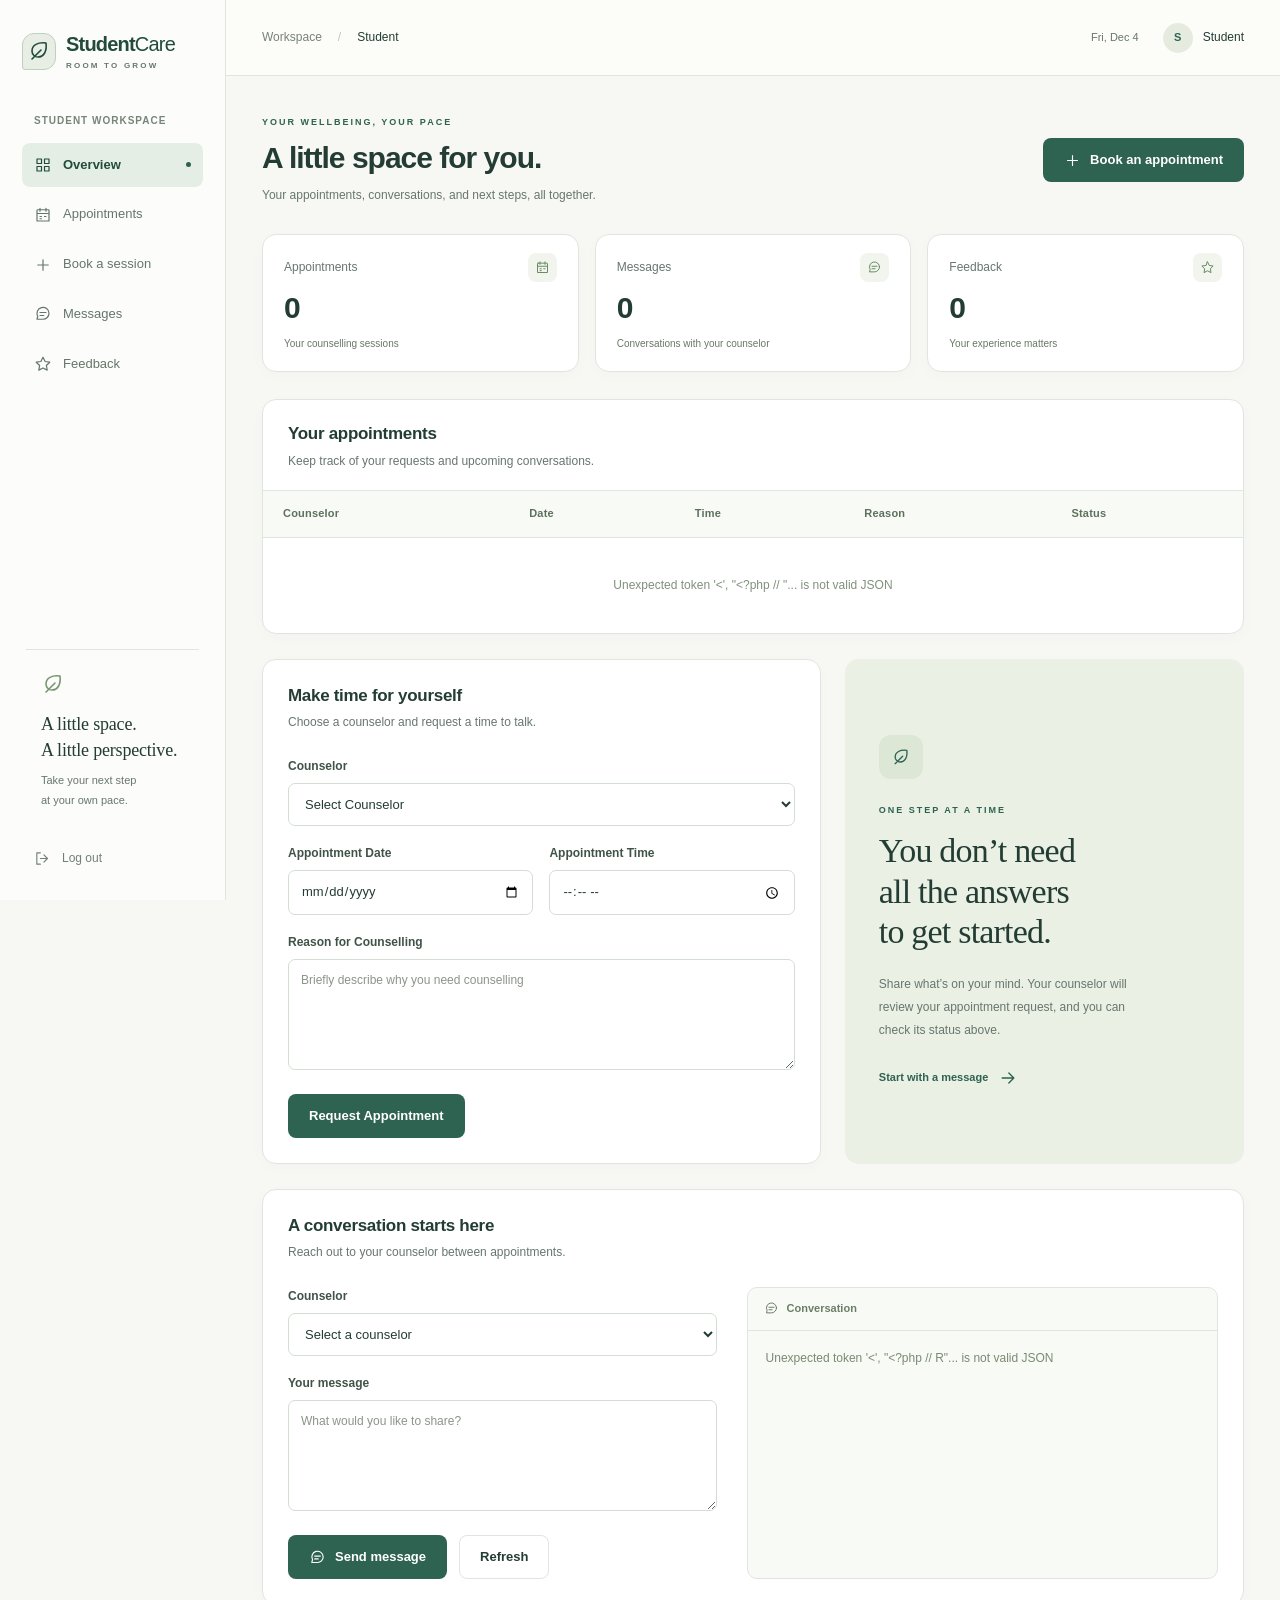
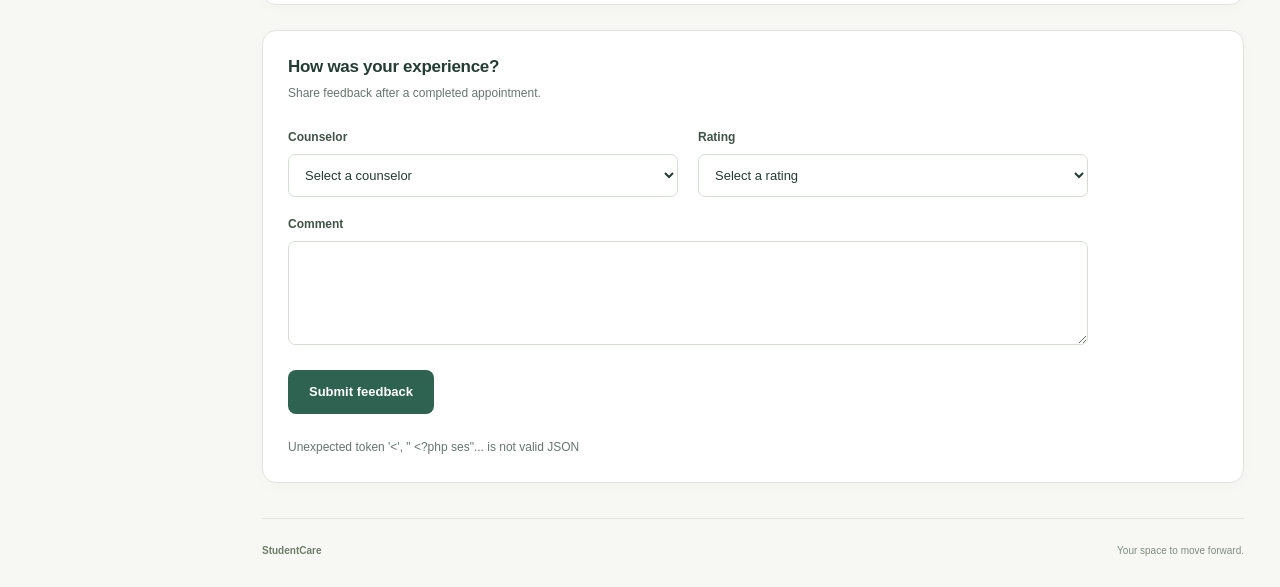
<file: student.html>
<!DOCTYPE html>
<html lang="en">
<!-- Set the page metadata and shared presentation assets. -->
<head><meta charset="UTF-8"><meta name="viewport" content="width=device-width, initial-scale=1.0"><meta name="theme-color" content="#234f42">
<title>Student workspace · StudentCare</title><link rel="stylesheet" href="css/style.css?v=2"><script src="js/ui.js?v=2" defer></script><script src="js/script.js" defer></script></head><body class="app-page student-page"><a class="skip-link" href="#main">Skip to content</a>
    <!-- Provide consistent navigation to each working dashboard section. -->
    <aside class="sidebar"><a class="brand" href="index.html" aria-label="StudentCare home"><span class="brand-mark"><svg viewBox="0 0 24 24" fill="none" stroke="currentColor" stroke-width="1.6" stroke-linecap="round" stroke-linejoin="round" aria-hidden="true"><path d="M19 4c-8-1-14 2-14 8a6 6 0 0 0 6 6c6 0 9-6 8-14ZM5 20l9-9"/></svg></span><span>Student<span class="brand-light">Care</span><small>ROOM TO GROW</small></span></a><div class="workspace-label">Student workspace</div><nav class="side-nav" aria-label="Student navigation"><a href="#overview" class="is-active" aria-current="location"><svg viewBox="0 0 24 24" fill="none" stroke="currentColor" stroke-width="1.6" stroke-linecap="round" stroke-linejoin="round" aria-hidden="true"><path d="M4 4h6v6H4zM14 4h6v6h-6zM4 14h6v6H4zM14 14h6v6h-6z"/></svg><span>Overview</span></a><a href="#appointments" ><svg viewBox="0 0 24 24" fill="none" stroke="currentColor" stroke-width="1.6" stroke-linecap="round" stroke-linejoin="round" aria-hidden="true"><path d="M5 5h14a1 1 0 0 1 1 1v14H4V6a1 1 0 0 1 1-1ZM8 3v4m8-4v4M4 10h16m-12 4h2m4 0h2m-8 3h2"/></svg><span>Appointments</span></a><a href="#appointment-form" ><svg viewBox="0 0 24 24" fill="none" stroke="currentColor" stroke-width="1.6" stroke-linecap="round" stroke-linejoin="round" aria-hidden="true"><path d="M12 5v14M5 12h14"/></svg><span>Book a session</span></a><a href="#messages" ><svg viewBox="0 0 24 24" fill="none" stroke="currentColor" stroke-width="1.6" stroke-linecap="round" stroke-linejoin="round" aria-hidden="true"><path d="M20 11a8 8 0 0 1-8 8H4l1-4a8 8 0 1 1 15-4ZM8 10h8m-8 4h5"/></svg><span>Messages</span></a><a href="#feedback" ><svg viewBox="0 0 24 24" fill="none" stroke="currentColor" stroke-width="1.6" stroke-linecap="round" stroke-linejoin="round" aria-hidden="true"><path d="m12 3 2.8 5.7 6.2.9-4.5 4.4 1.1 6.2-5.6-2.9-5.6 2.9 1.1-6.2L3 9.6l6.2-.9Z"/></svg><span>Feedback</span></a></nav><div class="sidebar-note"><svg viewBox="0 0 24 24" fill="none" stroke="currentColor" stroke-width="1.6" stroke-linecap="round" stroke-linejoin="round" aria-hidden="true"><path d="M19 4c-8-1-14 2-14 8a6 6 0 0 0 6 6c6 0 9-6 8-14ZM5 20l9-9"/></svg><strong>A little space.<br>A little perspective.</strong><p>Take your next step<br>at your own pace.</p></div><a class="sidebar-logout" href="php/logout.php"><svg viewBox="0 0 24 24" fill="none" stroke="currentColor" stroke-width="1.6" stroke-linecap="round" stroke-linejoin="round" aria-hidden="true"><path d="M9 4H4v16h5m5-13 5 5-5 5m-5-5h10"/></svg> Log out</a></aside>
    <div class="app-workspace"><header class="app-topbar"><span class="breadcrumb">Workspace <span>/</span> <strong>Student</strong></span><div class="topbar-meta"><span class="today-label" data-today></span><span class="role-avatar" aria-hidden="true">S</span><span >Student</span><a class="mobile-logout" href="php/logout.php" aria-label="Log out"><svg viewBox="0 0 24 24" fill="none" stroke="currentColor" stroke-width="1.6" stroke-linecap="round" stroke-linejoin="round" aria-hidden="true"><path d="M9 4H4v16h5m5-13 5 5-5 5m-5-5h10"/></svg></a></div></header>
    <main class="dashboard-content" id="main"><section class="dashboard-title" id="overview"><div><p class="eyebrow">YOUR WELLBEING, YOUR PACE</p><h1>A little space for you.</h1><p>Your appointments, conversations, and next steps, all together.</p></div><a class="btn" href="#appointment-form"><svg viewBox="0 0 24 24" fill="none" stroke="currentColor" stroke-width="1.6" stroke-linecap="round" stroke-linejoin="round" aria-hidden="true"><path d="M12 5v14M5 12h14"/></svg> Book an appointment</a></section><section class="stats" aria-label="Workspace summary"><div class="stat-card"><div class="stat-label"><h3>Appointments</h3><span class="stat-icon"><svg viewBox="0 0 24 24" fill="none" stroke="currentColor" stroke-width="1.6" stroke-linecap="round" stroke-linejoin="round" aria-hidden="true"><path d="M5 5h14a1 1 0 0 1 1 1v14H4V6a1 1 0 0 1 1-1ZM8 3v4m8-4v4M4 10h16m-12 4h2m4 0h2m-8 3h2"/></svg></span></div><p id="appointment-count" class="stat-value">0</p><span class="stat-note">Your counselling sessions</span></div><div class="stat-card"><div class="stat-label"><h3>Messages</h3><span class="stat-icon"><svg viewBox="0 0 24 24" fill="none" stroke="currentColor" stroke-width="1.6" stroke-linecap="round" stroke-linejoin="round" aria-hidden="true"><path d="M20 11a8 8 0 0 1-8 8H4l1-4a8 8 0 1 1 15-4ZM8 10h8m-8 4h5"/></svg></span></div><p id="message-count" class="stat-value">0</p><span class="stat-note">Conversations with your counselor</span></div><div class="stat-card"><div class="stat-label"><h3>Feedback</h3><span class="stat-icon"><svg viewBox="0 0 24 24" fill="none" stroke="currentColor" stroke-width="1.6" stroke-linecap="round" stroke-linejoin="round" aria-hidden="true"><path d="m12 3 2.8 5.7 6.2.9-4.5 4.4 1.1 6.2-5.6-2.9-5.6 2.9 1.1-6.2L3 9.6l6.2-.9Z"/></svg></span></div><p id="feedback-count" class="stat-value">0</p><span class="stat-note">Your experience matters</span></div></section><section class="card table-card" id="appointments"><div class="card-heading"><div><h2>Your appointments</h2><p>Keep track of your requests and upcoming conversations.</p></div></div><div class="table-container" role="region" aria-label="Your appointments" tabindex="0"><table>

                        <thead>

                            <tr>

                                <th scope="col">
                                    Counselor
                                </th>

                                <th scope="col">
                                    Date
                                </th>

                                <th scope="col">
                                    Time
                                </th>

                                <th scope="col">
                                    Reason
                                </th>

                                <th scope="col">
                                    Status
                                </th>

                            </tr>

                        </thead>


                        <tbody id="appointment-table-body">

                        </tbody>

                    </table></div></section><div class="student-form-grid"><section class="card booking-card" id="appointment-form"><div class="card-heading"><div><h2>Make time for yourself</h2><p>Choose a counselor and request a time to talk.</p></div></div><form
                    action="php/appointment.php"
                    method="POST"
                >


                    <!-- Counselor -->

                    <div class="form-group">

                        <label for="counselor">
                            Counselor
                        </label>

                        <select
                            id="counselor"
                            name="counselor_id"
                            required
                        >

                            <option value="">
                                Select Counselor
                            </option>

                        </select>

                    </div>


                    <!-- Date -->

                    <div class="form-group">

                        <label for="date">
                            Appointment Date
                        </label>

                        <input
                            type="date"
                            id="date"
                            name="appointment_date"
                            required
                        >

                    </div>


                    <!-- Time -->

                    <div class="form-group">

                        <label for="time">
                            Appointment Time
                        </label>

                        <input
                            type="time"
                            id="time"
                            name="appointment_time"
                            required
                        >

                    </div>


                    <!-- Reason -->

                    <div class="form-group">

                        <label for="reason">
                            Reason for Counselling
                        </label>

                        <textarea
                            id="reason"
                            name="reason"
                            rows="4"
                            placeholder="Briefly describe why you need counselling"
                            required
                        ></textarea>

                    </div>


                    <!-- Submit -->

                    <button
                        type="submit"
                        class="btn"
                    >
                        Request Appointment
                    </button>

                </form></section><aside class="gentle-note"><span class="feature-icon"><svg viewBox="0 0 24 24" fill="none" stroke="currentColor" stroke-width="1.6" stroke-linecap="round" stroke-linejoin="round" aria-hidden="true"><path d="M19 4c-8-1-14 2-14 8a6 6 0 0 0 6 6c6 0 9-6 8-14ZM5 20l9-9"/></svg></span><p class="eyebrow">ONE STEP AT A TIME</p><h2>You don’t need<br>all the answers<br>to get started.</h2><p>Share what’s on your mind. Your counselor will review your appointment request, and you can check its status above.</p><a class="text-link" href="#messages">Start with a message <svg viewBox="0 0 24 24" fill="none" stroke="currentColor" stroke-width="1.6" stroke-linecap="round" stroke-linejoin="round" aria-hidden="true"><path d="M5 12h14m-6-6 6 6-6 6"/></svg></a></aside></div><section class="card " id="messages"><div class="card-heading"><div><h2>A conversation starts here</h2><p>Reach out to your counselor between appointments.</p></div></div><div class="message-layout"><div class="message-compose"><div class="form-group"><label for="message-counselor">Counselor</label><select id="message-counselor"><option value="">Select a counselor</option></select></div><div class="form-group"><label for="message-text">Your message</label><textarea id="message-text" rows="4"  placeholder="What would you like to share?"></textarea></div><div class="button-row"><button class="btn" type="button" onclick="sendMessage()"><svg viewBox="0 0 24 24" fill="none" stroke="currentColor" stroke-width="1.6" stroke-linecap="round" stroke-linejoin="round" aria-hidden="true"><path d="M20 11a8 8 0 0 1-8 8H4l1-4a8 8 0 1 1 15-4ZM8 10h8m-8 4h5"/></svg> Send message</button><button id="refresh-messages" class="btn btn-outline" type="button">Refresh</button></div></div><div class="conversation"><div class="conversation-heading"><svg viewBox="0 0 24 24" fill="none" stroke="currentColor" stroke-width="1.6" stroke-linecap="round" stroke-linejoin="round" aria-hidden="true"><path d="M20 11a8 8 0 0 1-8 8H4l1-4a8 8 0 1 1 15-4ZM8 10h8m-8 4h5"/></svg> Conversation</div><div id="message-list" class="message-list" aria-live="polite"><p>Select a counselor to view your conversation.</p></div></div></div></section><section class="card " id="feedback"><div class="card-heading"><div><h2>How was your experience?</h2><p>Share feedback after a completed appointment.</p></div></div><form id="feedback-form">
        <div class="form-group"><label for="feedback-counselor">Counselor</label>
            <select id="feedback-counselor" name="counselor_id" required><option value="">Select a counselor</option></select></div>
        <div class="form-group"><label for="feedback-rating">Rating</label>
            <select id="feedback-rating" name="rating" required><option value="">Select a rating</option>
            <option value="1">1</option><option value="2">2</option><option value="3">3</option><option value="4">4</option><option value="5">5</option></select></div>
        <div class="form-group"><label for="feedback-comment">Comment</label>
            <textarea id="feedback-comment" name="comment" maxlength="500" rows="3"></textarea></div>
        <button class="btn" type="submit">Submit feedback</button>
    </form><div id="feedback-list" class="feedback-list" aria-live="polite"></div></section><footer class="app-footer"><span>StudentCare</span><span>Your space to move forward.</span></footer></main></div></body></html>
</file>
<file: css/style.css>
/* Define the shared color, spacing, and typography system. */
:root{--ink:#233c34;--muted:#67766f;--green:#2e6251;--green-dark:#214b3d;--green-soft:#eaf1eb;--cream:#f7f8f4;--line:#e0e6df;--white:#fff;--radius:14px;--shadow:0 4px 18px #203d3005}
*{box-sizing:border-box;margin:0;padding:0}
html{scroll-behavior:smooth;scroll-padding-top:105px}
body{font-family:"Segoe UI",Arial,sans-serif;font-size:14px;line-height:1.6;color:var(--ink);background:var(--cream);-webkit-font-smoothing:antialiased}
a{color:inherit;text-decoration:none}button,input,select,textarea{font:inherit}button,a,input,select,textarea{-webkit-tap-highlight-color:transparent}button{cursor:pointer}
svg{width:20px;height:20px;flex-shrink:0;vertical-align:middle}h1,h2,h3{line-height:1.25;font-weight:600}p{color:var(--muted)}a,button{touch-action:manipulation}
:focus-visible{outline:3px solid #9a7340;outline-offset:4px}::selection{background:#d7e8dc}
.skip-link{position:fixed;top:-80px;left:16px;z-index:100;background:var(--green);color:white;padding:12px 20px;border-radius:8px}.skip-link:focus{top:12px}
.eyebrow{font-size:10px;font-weight:700;letter-spacing:2px;color:var(--green);margin-bottom:14px;text-transform:uppercase;display:flex;align-items:center;gap:9px}
.mini-dot{width:7px;height:7px;border-radius:50%;display:inline-block;background:#76987d;flex-shrink:0}.text-link{font-weight:600;color:var(--green);display:inline-flex;align-items:center;gap:10px}.text-link:hover{text-decoration:underline;text-underline-offset:5px}
.button-row{display:flex;align-items:center;gap:12px;flex-wrap:wrap}.btn{min-height:44px;padding:11px 20px;border:1px solid transparent;border-radius:8px;display:inline-flex;align-items:center;justify-content:center;gap:9px;background:var(--green);color:white;font-weight:600;font-size:13px;line-height:1.4;transition:background .18s,border-color .18s;white-space:normal}
.btn:hover{background:var(--green-dark)}.btn svg{width:17px;height:17px}.btn-small{min-height:36px;padding:8px 13px;font-size:12px}.btn-outline,.btn-secondary{background:white;border-color:var(--line);color:var(--ink)}.btn-outline:hover,.btn-secondary:hover{background:var(--green-soft);border-color:#b3c5b7}.btn-danger{background:#fbefec;color:#9b413a;border-color:#f1d9d4}.btn-danger:hover{background:#f4dcd7;color:#812e29}.btn:disabled{opacity:.55;cursor:not-allowed}

/* Keep the brand and public navigation consistent across entry pages. */
.brand{display:inline-flex;gap:10px;align-items:center;font-size:21px;font-weight:650;letter-spacing:-.8px;line-height:1.2;color:var(--green-dark)}.brand-light{font-weight:400}.brand small{display:block;font-size:8px;font-weight:600;letter-spacing:2.2px;margin-top:5px;color:var(--muted)}.brand-mark{width:37px;height:40px;border:1px solid #c0d0c0;border-radius:12px 12px 12px 3px;background:#e8eee3;display:grid;place-items:center}.brand-mark svg{width:24px;height:24px}
.public-page{background:#fbfbf7}.public-header{max-width:1260px;padding:26px 42px;margin:auto;display:flex;align-items:center;justify-content:space-between}.public-header nav{display:flex;align-items:center;gap:30px}.public-footer{border-top:1px solid var(--line);max-width:1176px;margin:auto;padding:25px 0;display:flex;justify-content:space-between;color:var(--muted);font-size:12px}.footer-dot{margin:0 12px;color:#b0b9ae}
.landing-hero{max-width:1260px;margin:auto;padding:64px 42px 84px;display:grid;grid-template-columns:1.1fr 1fr;gap:70px;align-items:center}.hero-copy h1{font-family:Georgia,"Times New Roman",serif;font-size:clamp(44px,4.7vw,66px);font-weight:400;letter-spacing:-2.4px;line-height:1.12;margin:22px 0}.hero-copy h1 em{font-weight:400;color:#527d60}.hero-description{font-size:16px;line-height:1.85;max-width:440px;margin-bottom:28px}.hero-copy .button-row{gap:20px}.hero-copy .text-link{font-size:12px}.hero-footnote{font-size:11px;margin-top:26px}.hero-art{position:relative;padding-bottom:26px}
.quiet-art{height:380px;position:relative;background:#e9eee1;border-radius:180px 180px 16px 16px;overflow:hidden}.art-sun{width:92px;height:92px;position:absolute;background:#d5b77c;border-radius:50%;top:45px;right:68px}.art-arch{position:absolute;width:190px;height:300px;bottom:0;left:calc(50% - 95px);border-radius:110px 110px 0 0;border:16px solid #c2d1b8;border-bottom:0;background:#f3f3df;overflow:hidden}.art-horizon{position:absolute;bottom:-74px;left:-105px;width:280px;height:210px;border-radius:50%;background:#91aa85;transform:rotate(18deg)}.art-path{position:absolute;bottom:-36px;left:55px;width:64px;height:215px;border-radius:70% 0 0 0;background:#dfd6b7;transform:rotate(28deg)}.art-leaf{position:absolute;background:#587959;width:48px;height:120px;border-radius:0 90% 0 90%;bottom:2px;left:48px;transform:rotate(-25deg);transform-origin:bottom}.leaf-two{height:100px;background:#85a078;left:82px;transform:rotate(24deg)}.leaf-three{height:95px;left:auto;right:35px;transform:rotate(38deg);background:#829c75}.art-caption{position:absolute;top:20px;left:25px;display:flex;gap:7px;align-items:center;font-size:10px;color:#435c42;background:#fbfcf4c9;padding:7px 11px;border-radius:20px}
.art-note{position:absolute;bottom:0;left:22px;right:22px;border-radius:12px;padding:18px 20px;background:#fff;box-shadow:0 8px 32px #29452d12;display:flex;gap:14px;align-items:center}.art-note>span{padding:11px;background:var(--green-soft);border-radius:50%;color:var(--green)}.art-note strong{font-size:12px;font-weight:600}.art-note p{font-size:11px;margin-top:3px}
.support-section{padding:48px 42px 62px;border-top:1px solid var(--line);max-width:1260px;margin:auto}.section-intro h2{font-size:26px;letter-spacing:-.7px}.support-grid{display:grid;grid-template-columns:repeat(3,1fr);gap:46px;margin-top:30px}.support-grid article{position:relative}.support-grid h3{font-size:16px;margin:18px 0 10px}.support-grid p{font-size:13px;line-height:1.8;max-width:290px}.feature-icon{width:44px;height:44px;display:inline-flex;align-items:center;justify-content:center;background:var(--green-soft);color:var(--green);border-radius:12px}.step-number{font-size:11px;color:#8f9a8c;position:absolute;top:14px;right:0}

/* Split authentication into a quiet introduction and a focused form. */
.auth-page{background:white;display:grid;grid-template-columns:minmax(300px,38%) 1fr;min-height:100vh}.auth-story{background:#edf0e5;padding:35px 48px;display:flex;flex-direction:column;position:relative;overflow:hidden}.auth-story-copy{margin:76px 0 30px;position:relative;z-index:1}.auth-story h2{font-family:Georgia,serif;font-size:42px;line-height:1.2;font-weight:400;letter-spacing:-1.5px}.auth-story h2 em{font-weight:400;color:#648566}.auth-story-copy>p:last-child{font-size:14px;max-width:270px;line-height:1.9;margin-top:20px}.auth-story .quiet-art{height:290px;max-width:350px;width:100%;margin:auto auto 25px;background:#e4e9d9;flex-shrink:0}.auth-story .art-arch{height:235px;width:155px;left:calc(50% - 77px)}.auth-story .art-sun{width:68px;height:68px;right:45px;top:35px}.auth-story .art-caption{display:none}.story-footer{font-size:11px;margin-top:auto}
.auth-main{display:flex;flex-direction:column;padding:34px 48px;min-width:0}.auth-topline{display:flex;justify-content:space-between;align-items:center;gap:15px;color:var(--muted);font-size:11px}.auth-topline>span{font-size:9px;letter-spacing:.5px;display:flex;align-items:center;gap:9px}.auth-topline a:hover{color:var(--green)}.auth-topline span a{font-size:12px;font-weight:600;letter-spacing:0;color:var(--green)}.auth-topline svg{width:14px;height:14px}.back-link{white-space:nowrap}
.auth-card{width:100%;max-width:380px;margin:auto;padding:60px 0}.auth-card h1{font-size:35px;letter-spacing:-1.1px;font-weight:550;margin-bottom:9px}.subtitle{font-size:13px;line-height:1.8;margin-bottom:29px}.auth-card .btn{width:100%;margin-top:8px}.auth-link{text-align:center;margin-top:24px;font-size:12px}.auth-link a{font-weight:600;color:var(--green);text-decoration:underline;text-underline-offset:3px}.auth-bottom{font-size:11px;text-align:center;padding-top:12px}.registration-card{max-width:510px;padding:40px 0}.registration-card form{display:grid;grid-template-columns:1fr 1fr;gap:0 18px}.registration-card form .form-group:nth-child(3){grid-column:1/-1}.registration-card form>.btn{grid-column:1/-1}.registration-card .form-group{margin-bottom:15px}

/* Carry the same visual language through booking and registration results. */
.result-page{min-height:100vh}.result-main{max-width:650px;margin:65px auto;padding:0 24px}.result-card{padding:36px}.result-content{color:var(--muted);font-size:14px;line-height:1.8;overflow-wrap:anywhere}.result-content h2{font-size:25px;letter-spacing:-.6px;color:var(--ink);margin-bottom:16px}.result-content p{margin-bottom:12px}.result-content a{display:inline-flex;padding:10px 17px;background:var(--green);color:white;border-radius:7px;margin-top:10px;font-weight:600;font-size:12px}.result-links{border-top:1px solid var(--line);margin-top:26px;padding-top:18px;display:flex;justify-content:space-between;gap:15px;font-size:11px}

/* Show login feedback and keep demo credentials available on demand. */
.alert:empty{display:none}.alert{padding:12px 14px;border-radius:8px;font-size:12px;margin:0 0 18px}.alert-error{background:#fbefec;border:1px solid #efd6cf;color:#913c34}.demo-accounts{border-top:1px solid var(--line);margin-top:24px;padding-top:17px;font-size:11px;color:var(--muted)}.demo-accounts summary{cursor:pointer;color:var(--green);font-weight:600;min-height:30px}.demo-account{display:grid;grid-template-columns:65px 1fr auto;gap:7px;align-items:center;padding:10px 0;border-bottom:1px solid var(--line)}.demo-account strong{font-size:10px}.demo-account code{background:var(--green-soft);border-radius:4px;padding:2px 5px;font-size:11px}.demo-accounts>p{font-size:10px;margin-top:10px}

/* Provide a stable workspace shell with compact role-specific navigation. */
.sidebar{width:226px;position:fixed;inset:0 auto 0 0;background:#fcfdfa;border-right:1px solid var(--line);padding:32px 22px 22px;display:flex;flex-direction:column;z-index:20}.sidebar .brand{font-size:20px}.sidebar .brand-mark{width:34px;height:37px}.workspace-label{font-size:10px;color:#778479;margin:42px 12px 14px;letter-spacing:1px;text-transform:uppercase;font-weight:600}.side-nav{display:flex;flex-direction:column;gap:5px}.side-nav a{display:flex;align-items:center;gap:11px;border-radius:8px;padding:12px;color:#65756a;font-size:12px;font-weight:500;min-height:44px}.side-nav a svg{width:18px;height:18px}.side-nav a:hover{background:#f0f3eb;color:var(--green)}.side-nav a.is-active{background:#e5eee4;color:var(--green-dark);font-weight:650}.side-nav a.is-active::after{content:"";width:5px;height:5px;background:var(--green);border-radius:50%;margin-left:auto}.sidebar-note{margin:auto 4px 28px;padding:22px 15px 0;border-top:1px solid var(--line)}.sidebar-note>svg{width:24px;height:24px;color:#78966e;margin-bottom:15px}.sidebar-note strong{display:block;font-family:Georgia,serif;font-size:18px;font-weight:400;line-height:1.45;letter-spacing:-.2px}.sidebar-note p{font-size:11px;line-height:1.8;margin-top:8px}.sidebar-logout{display:flex;align-items:center;gap:11px;padding:10px 12px;color:#718076;font-size:12px}.sidebar-logout:hover{color:var(--green-dark)}.sidebar-logout svg{width:17px;height:17px}
.app-workspace{margin-left:226px;min-width:0}.app-topbar{position:sticky;top:0;z-index:10;background:#fdfefbcf;backdrop-filter:blur(12px);border-bottom:1px solid var(--line);min-height:76px;padding:17px 36px;display:flex;align-items:center;justify-content:space-between;gap:18px}.breadcrumb{font-size:12px;color:#788279;display:flex;gap:16px}.breadcrumb span{color:#bdc5bb}.breadcrumb strong{font-weight:500;color:var(--ink)}.topbar-meta{display:flex;align-items:center;gap:10px;font-size:12px}.today-label{font-size:11px;color:var(--muted);margin-right:14px}.role-avatar{display:grid;place-items:center;width:30px;height:30px;border-radius:50%;background:#e6ebdf;font-size:11px;color:var(--green);font-weight:600}.mobile-logout{display:none}
.dashboard-content{max-width:1450px;padding:39px 36px 0;margin:auto;min-width:0}.dashboard-title{display:flex;align-items:center;justify-content:space-between;gap:22px;margin-bottom:29px}.dashboard-title .eyebrow{margin-bottom:10px;font-size:9px}.dashboard-title h1{font-size:30px;font-weight:550;letter-spacing:-1px;margin-bottom:9px}.dashboard-title>div>p:last-child{font-size:12px}.dashboard-title>.btn{flex-shrink:0}.app-footer{display:flex;justify-content:space-between;font-size:10px;color:#818d80;padding:24px 0 28px;border-top:1px solid var(--line);margin-top:35px}.app-footer span:first-child{font-weight:600;color:#6d7d6a}

/* Show summary counts without competing with the primary workspace actions. */
.stats{display:grid;grid-template-columns:repeat(3,minmax(0,1fr));gap:16px;margin-bottom:27px}.admin-page .stats{grid-template-columns:repeat(4,minmax(0,1fr))}.stat-card{background:var(--white);border:1px solid var(--line);border-radius:var(--radius);padding:18px 21px;box-shadow:var(--shadow)}.stat-label{display:flex;align-items:center;justify-content:space-between;gap:10px}.stat-card h3{font-size:11px;color:var(--muted);font-weight:500}.stat-icon{display:grid;place-items:center;width:29px;height:29px;background:#f1f5ee;border-radius:8px;color:#6a8b63}.stat-icon svg{width:15px;height:15px}.stat-value{font-size:30px;line-height:1.2;letter-spacing:-1px;color:var(--ink);font-weight:550;margin:8px 0 5px;font-variant-numeric:tabular-nums}.stat-note{font-size:10px;color:#808d7f}

/* Keep form labels, inputs, and actions readable and keyboard accessible. */
.form-group{margin-bottom:18px;min-width:0}.form-group label{display:block;color:#405348;font-size:12px;font-weight:550;margin-bottom:7px}.form-group input,.form-group select,.form-group textarea{width:100%;min-height:43px;padding:10px 12px;background:white;color:var(--ink);border:1px solid #d4ddd3;border-radius:7px;font-size:13px;transition:border-color .2s,box-shadow .2s}.form-group select{padding-right:24px}.form-group input::placeholder,.form-group textarea::placeholder{color:#8a958b;font-size:12px}.form-group textarea{resize:vertical;min-height:104px;line-height:1.7}.form-group :is(input,select,textarea):focus{outline:none;border-color:#6b9578;box-shadow:0 0 0 3px #e7eee4}.form-group input:user-invalid,.form-group select:user-invalid,.form-group textarea:user-invalid{border-color:#b7665c}input[type=date],input[type=time]{min-width:0}select{max-width:100%}
.card{background:white;border:1px solid var(--line);border-radius:var(--radius);padding:25px;box-shadow:var(--shadow);margin-bottom:25px;min-width:0;scroll-margin-top:100px}.card-heading{display:flex;align-items:center;justify-content:space-between;gap:16px;margin-bottom:23px}.card-heading h2{font-size:17px;font-weight:600;letter-spacing:-.3px}.card-heading p{font-size:11px;margin-top:6px;line-height:1.8}.student-form-grid{display:grid;grid-template-columns:1.4fr 1fr;gap:24px;align-items:stretch;margin-bottom:25px}.student-form-grid .card{margin:0}.booking-card form{display:grid;grid-template-columns:1fr 1fr;gap:0 16px}.booking-card .form-group:first-of-type,.booking-card .form-group:last-of-type{grid-column:1/-1}.booking-card form>.btn{grid-column:1/-1;justify-self:start}.gentle-note{padding:34px;background:#eaf0e3;border-radius:var(--radius);position:relative;overflow:hidden;display:flex;align-items:flex-start;flex-direction:column;justify-content:center}.gentle-note .feature-icon{background:#dce7d5;margin-bottom:24px}.gentle-note .eyebrow{font-size:9px;margin-bottom:13px}.gentle-note h2{font-family:Georgia,serif;font-size:34px;line-height:1.2;font-weight:400;letter-spacing:-.8px}.gentle-note>p:not(.eyebrow){font-size:12px;margin:20px 0;max-width:275px;line-height:1.9}.gentle-note .text-link{font-size:11px;margin-top:6px}
.admin-user-grid{display:grid;grid-template-columns:minmax(0,1.6fr) minmax(280px,1fr);gap:24px;align-items:start}.add-user-card #userForm{display:grid;grid-template-columns:1fr 1fr;gap:0 12px}.add-user-card .form-group{margin-bottom:14px}.add-user-card #studentDetails,.add-user-card #userForm>.btn{grid-column:1/-1}.add-user-card #studentDetails{background:#f6f8f3;border:1px solid var(--line);border-radius:8px;padding:15px;margin-bottom:16px}.add-user-card #userForm>.btn{justify-self:start}.add-user-card #userForm>.form-group:nth-child(1),.add-user-card #userForm>.form-group:nth-child(2){grid-column:1/-1}
#feedback-form{display:grid;grid-template-columns:1fr 1fr;gap:0 20px;max-width:800px}#feedback-form .form-group:nth-child(3),#feedback-form>.btn{grid-column:1/-1}#feedback-form>.btn{justify-self:start}.feedback-list{margin-top:24px;font-size:12px;color:var(--muted)}.feedback-list>p{padding:13px 0;border-top:1px solid var(--line);overflow-wrap:anywhere}

/* Let dense tables scroll locally while keeping the page width stable. */
.table-card{padding:0;overflow:hidden}.table-card .card-heading{padding:23px 25px 18px;margin:0}.table-container{width:100%;overflow-x:auto}table{width:100%;border-collapse:collapse;min-width:600px;text-align:left}th{background:#f8faf5;border-top:1px solid var(--line);border-bottom:1px solid var(--line);color:#778274;font-size:10px;font-weight:600;letter-spacing:.2px;white-space:nowrap}th,td{padding:14px 20px}td{font-size:12px;border-bottom:1px solid #edf0e9;color:#4d6054;line-height:1.6;vertical-align:middle;overflow-wrap:anywhere;max-width:240px}tbody tr:last-child td{border-bottom:0}tbody tr:hover{background:#fbfcf8}td[colspan]{padding:38px 22px;text-align:center;color:#82907e;font-size:12px}td .btn{font-size:10px;padding:7px 10px;min-height:32px;margin:3px 4px 3px 0}td select{min-height:34px;max-width:125px;padding:6px 9px;border:1px solid var(--line);border-radius:6px;color:#46614d;background:white;font-size:11px}td select:focus{outline:2px solid #92b29a}.admin-user-grid table{min-width:520px}#counselors table{min-width:400px}
.status,.status-pending,.status-approved,.status-rejected,.status-cancelled,.status-completed{display:inline-flex;align-items:center;gap:6px;padding:4px 9px;border-radius:5px;font-size:10px;font-weight:600;white-space:nowrap;line-height:1.5}.status-pending{background:#fbf1da;color:#856221}.status-approved{background:#e7f0e7;color:#3e7048}.status-rejected{background:#fae9e5;color:#9d4b3e}.status-cancelled{background:#edf0eb;color:#6b7666}.status-completed{background:#e8edf5;color:#4b6586}.status:before{content:"";width:5px;height:5px;background:currentColor;border-radius:50%}

/* Separate message composition from the readable conversation history. */
.message-layout{display:grid;grid-template-columns:minmax(0,1fr) minmax(0,1.1fr);gap:30px}.conversation{background:#f8faf5;border:1px solid var(--line);border-radius:10px;min-height:230px;overflow:hidden}.conversation-heading{font-size:11px;font-weight:600;display:flex;align-items:center;gap:8px;border-bottom:1px solid var(--line);padding:12px 16px;color:#6b7d66}.conversation-heading svg{width:15px;height:15px}.message-list{padding:18px;max-height:330px;overflow-y:auto;color:#7a8a72;font-size:12px}.message-list>p{text-align:center;padding:32px 10px;font-size:12px;color:#819177}.message-box{background:white;border:1px solid #e1e8dc;border-radius:9px;padding:12px 14px;margin-bottom:12px}.message-box:last-child{margin-bottom:0}.message-box p{font-size:12px;color:#3d5744;white-space:pre-wrap;overflow-wrap:anywhere}.message-box small{display:block;font-size:10px;margin-top:7px;color:#899581}

/* Keep supporting text readable and prevent dates from breaking across lines. */
.art-caption{display:none}.side-nav a{font-size:13px}.card-heading p{font-size:12px}.stat-card h3{font-size:12px}.stat-note{color:#687866}th{font-size:11px;color:#5e705c}td{font-size:13px}.table-container{scrollbar-width:thin}.side-nav{scrollbar-width:thin}.student-page td:nth-child(2),.student-page td:nth-child(3),.counselor-page td:nth-child(2),.counselor-page td:nth-child(3),.admin-page #appointments-body td:nth-child(5),.admin-page #appointments-body td:nth-child(6){white-space:nowrap}

/* Adapt all layouts for tablets and narrow screens without hiding form fields. */
@media(min-width:1500px){.dashboard-content{padding-top:46px}.landing-hero{padding-top:95px;padding-bottom:100px}.auth-story-copy{margin-top:100px}}
@media(max-width:1150px){.sidebar{width:202px;padding:26px 16px}.app-workspace{margin-left:202px}.app-topbar{padding:16px 26px}.dashboard-content{padding:30px 26px 0}.dashboard-title h1{font-size:26px}.admin-user-grid{grid-template-columns:1fr}.add-user-card #userForm{grid-template-columns:repeat(4,1fr)}.add-user-card #userForm>.form-group:nth-child(1),.add-user-card #userForm>.form-group:nth-child(2){grid-column:auto}.admin-page .stat-card{padding:16px 14px}.stat-note{font-size:9px}.auth-story{padding:32px}.auth-main{padding:30px}.auth-story h2{font-size:35px}.auth-topline>span{font-size:0;gap:0}.landing-hero{gap:35px}.hero-copy .button-row{gap:15px}.hero-copy h1{font-size:52px}.gentle-note{padding:26px}.gentle-note h2{font-size:30px}}
@media(max-width:850px){.sidebar{position:relative;width:100%;padding:18px 22px 0;border-right:0;border-bottom:1px solid var(--line)}.sidebar .brand{font-size:19px}.workspace-label{position:absolute;right:22px;top:28px;margin:0;font-size:9px}.side-nav{flex-direction:row;overflow-x:auto;gap:6px;margin-top:19px;padding-bottom:14px}.side-nav a{white-space:nowrap;padding:9px 12px;min-height:38px;font-size:11px}.side-nav a.is-active::after{display:none}.sidebar-note,.sidebar-logout{display:none}.app-workspace{margin-left:0}.app-topbar{min-height:58px;padding:13px 22px}.mobile-logout{display:inline-flex;margin-left:8px;color:#6a7c65}.today-label{display:none}.dashboard-content{padding:27px 22px 0}.dashboard-title h1{font-size:27px}.dashboard-title>.btn{font-size:11px;padding:10px 13px}.public-header{padding:22px}.landing-hero{padding:38px 26px 60px;grid-template-columns:1.15fr 1fr;gap:25px}.hero-copy h1{font-size:43px;letter-spacing:-1.5px}.hero-description{font-size:14px}.quiet-art{height:320px}.art-arch{width:150px;height:245px;left:calc(50% - 75px)}.art-sun{right:28px;width:70px;height:70px}.art-leaf{left:20px}.leaf-two{left:45px}.leaf-three{left:auto;right:5px}.art-note{left:5px;right:5px;padding:14px;gap:10px}.art-note strong{font-size:10px}.art-note p{font-size:10px}.art-caption{font-size:9px;left:15px}.support-section{padding:36px 26px}.support-grid{gap:24px}.public-footer{margin:0 26px}.auth-story{padding:28px 25px}.auth-story h2{font-size:31px}.auth-story .quiet-art{height:260px}.auth-main{padding:28px}.registration-card form{grid-template-columns:1fr}.registration-card{padding:32px 0}.auth-card h1{font-size:30px}}
@media(max-width:600px){html{scroll-padding-top:80px}.public-header nav{gap:15px}.public-header .brand{font-size:18px}.public-header .brand-mark{width:30px;height:34px}.public-header .text-link{font-size:12px}.public-header .btn{font-size:11px;padding:9px 12px}.landing-hero{grid-template-columns:1fr;padding:35px 24px 50px;gap:40px}.hero-copy h1{font-size:49px;line-height:1.1}.hero-description{font-size:14px;max-width:400px}.hero-copy .eyebrow{font-size:9px}.hero-art{max-width:380px;width:100%;margin:auto}.quiet-art{height:305px}.art-note strong{font-size:11px}.art-note p{font-size:10px}.support-section{padding:34px 24px}.section-intro h2{font-size:24px}.support-grid{grid-template-columns:1fr;gap:26px}.support-grid article{padding-bottom:25px;border-bottom:1px solid var(--line)}.support-grid article:last-child{border:0;padding-bottom:0}.support-grid p{max-width:100%}.support-grid h3{margin-top:12px}.public-footer{flex-direction:column;gap:8px;padding:22px 0;font-size:11px}.auth-page{display:block}.auth-story{padding:20px 24px;background:#eff2e8}.auth-story-copy,.auth-story .quiet-art,.story-footer{display:none}.auth-main{padding:23px 24px;min-height:calc(100vh - 80px)}.auth-topline{font-size:10px}.auth-card{padding:45px 0}.registration-card{padding:32px 0}.registration-card form{grid-template-columns:1fr 1fr;gap:0 12px}.registration-card form>.form-group:nth-child(1),.registration-card form>.form-group:nth-child(2){grid-column:1/-1}.auth-card h1{font-size:33px}.auth-bottom{padding-bottom:10px}
 .sidebar{padding:17px 16px 0}.workspace-label{right:16px;top:27px}.side-nav{margin-top:16px}.side-nav a{padding:9px 10px}.side-nav a svg{width:16px;height:16px}.app-topbar{padding:12px 17px}.breadcrumb{font-size:10px;gap:10px}.topbar-meta{font-size:11px;gap:7px}.role-avatar{width:26px;height:26px}.dashboard-content{padding:27px 16px 0}.dashboard-title{align-items:flex-start;flex-direction:column;gap:17px;margin-bottom:24px}.dashboard-title h1{font-size:28px;letter-spacing:-.9px}.dashboard-title>div>p:last-child{font-size:12px;max-width:310px}.dashboard-title>.btn{font-size:12px}.stats{gap:9px;margin-bottom:22px}.stat-card{padding:13px 11px;border-radius:10px}.stat-label{gap:3px}.stat-card h3{font-size:10px}.stat-icon{width:21px;height:21px;background:none}.stat-icon svg{width:14px;height:14px}.stat-value{font-size:27px;margin-top:9px}.stat-note{display:none}.admin-page .stats{grid-template-columns:repeat(2,1fr)}.admin-page .stat-note{display:block}.card{padding:20px;margin-bottom:22px;border-radius:12px}.card-heading{margin-bottom:21px}.card-heading h2{font-size:17px}.card-heading p{font-size:11px}.table-card{padding:0}.table-card .card-heading{padding:20px}.table-container table{min-width:570px}th,td{padding:12px 16px}.student-form-grid{grid-template-columns:1fr;gap:20px;margin-bottom:22px}.gentle-note{padding:24px}.gentle-note .feature-icon{display:none}.gentle-note h2{font-size:25px}.gentle-note h2 br{display:none}.gentle-note>p:not(.eyebrow){max-width:none;margin:13px 0}.gentle-note .eyebrow{margin-bottom:10px}.message-layout{grid-template-columns:1fr;gap:23px}.message-layout .button-row>.btn{flex:1}.message-list{max-height:280px}.conversation{min-height:150px}#feedback-form{gap:0 12px}.admin-user-grid{gap:0}.add-user-card #userForm{grid-template-columns:1fr 1fr}.add-user-card #userForm>.form-group:nth-child(1),.add-user-card #userForm>.form-group:nth-child(2){grid-column:1/-1}.form-group input,.form-group select,.form-group textarea{font-size:16px}.app-footer{margin-top:26px;font-size:9px}}
@media(prefers-reduced-motion:reduce){html{scroll-behavior:auto}*,*::before,*::after{transition:none!important;animation:none!important}}
</file>
